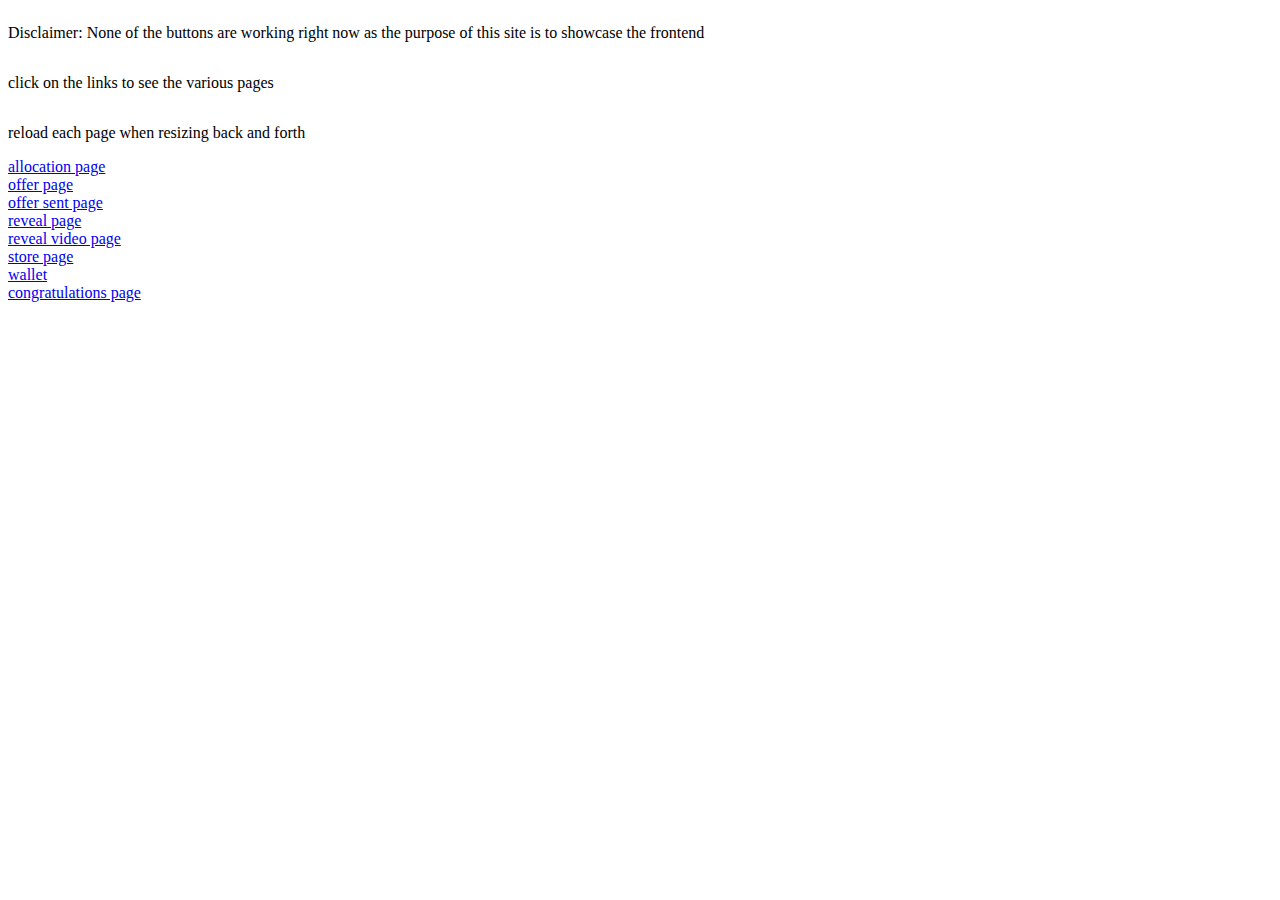
<file: frontend/index.html>
<!DOCTYPE html>
<html lang="en">
<head>
    <meta charset="UTF-8">
    <meta name="viewport" content="width=device-width, initial-scale=1.0">
    <title>Demo</title>
</head>
<body style="display: flex; flex-direction: column;">
    <p>Disclaimer: None of the buttons are working right now as the purpose of this site is to showcase the frontend
    </p> 
    <p>click on the links to see the various pages</p>
    <p>reload each page when resizing back and forth</p>
    <a href="./allocation_page/allocation.html">allocation page</a> 
    <a href="./offer/offer.html">offer page</a> 
    <a href="./offer_sent/offer_sent.html">offer sent page</a> 
    <a href="./reveal/reveal.html">reveal page</a> 
    <a href="./reveal_video/reveal_video.html">reveal video page</a> 
    <a href="./store_page/store_page.html">store page</a> 
    <a href="./wallet/wallet.html">wallet</a>
    <a href="./congratulations_page/congratulations.html">congratulations page</a> 

</body>
</html>
</file>
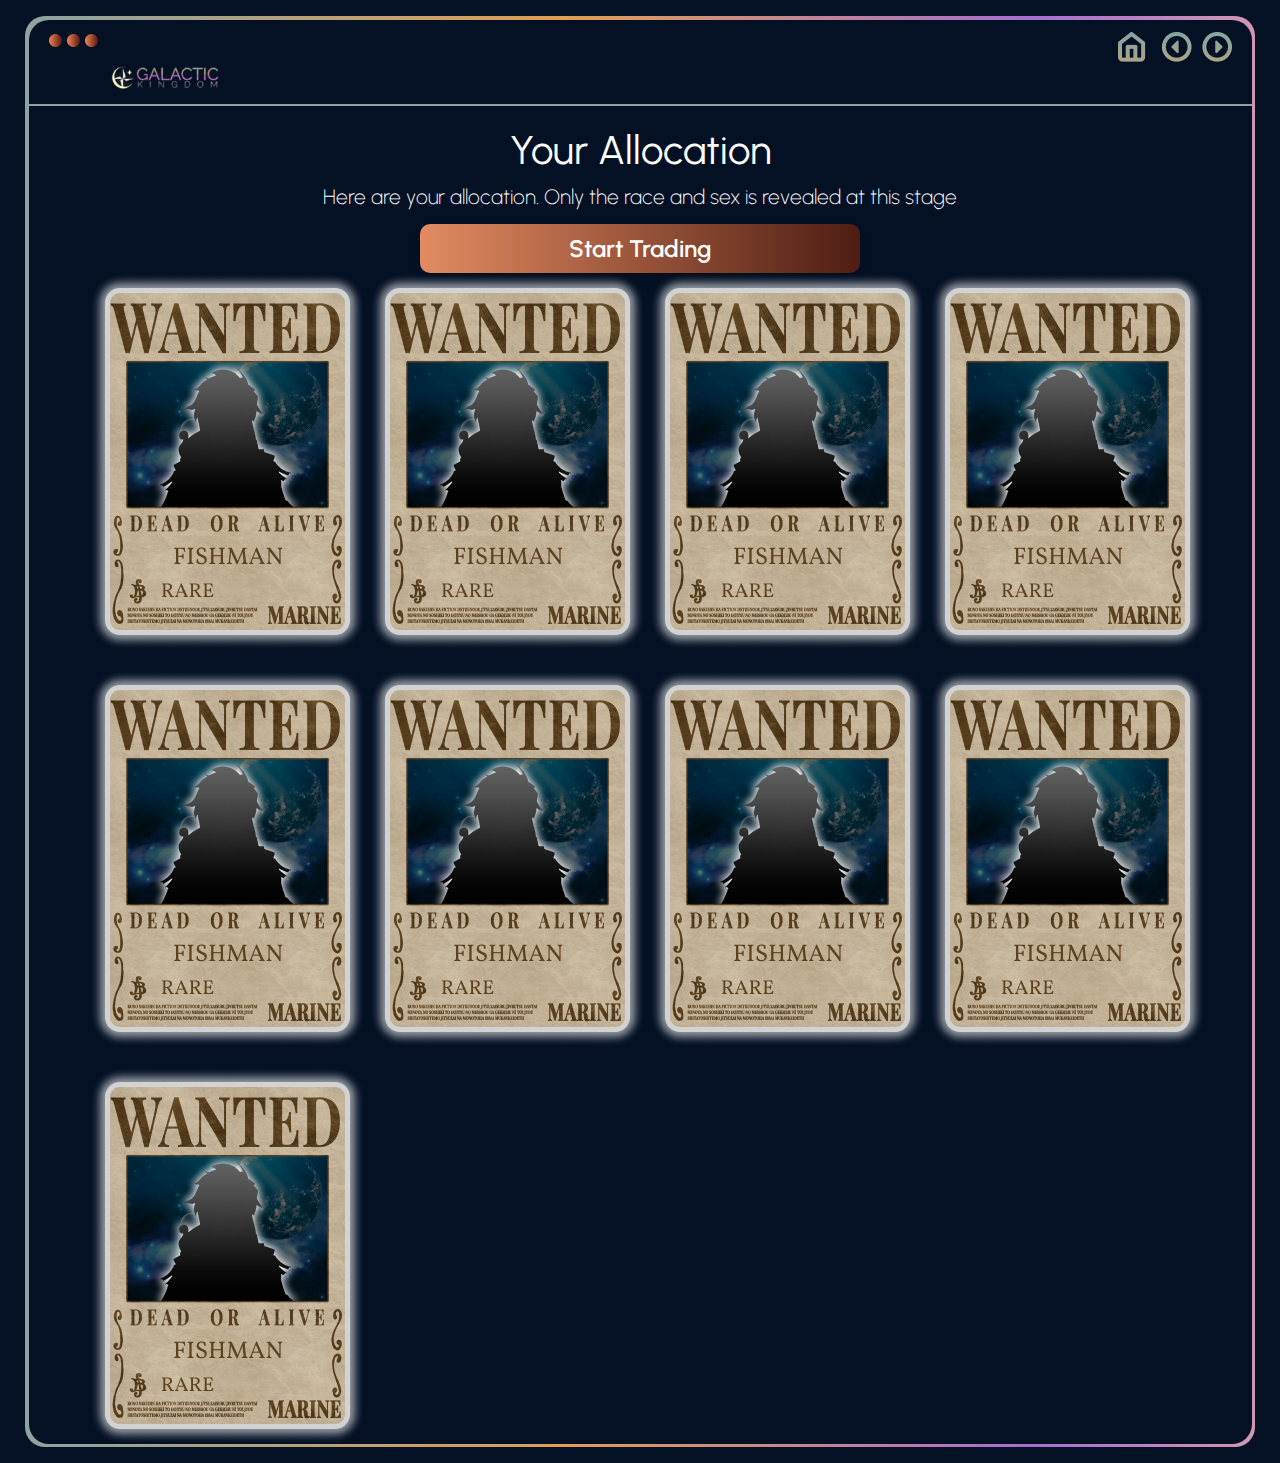
<file: frontend/allocation_page/allocation.html>
<!DOCTYPE html>
<html lang="en">
<head>
    <meta charset="UTF-8">
    <meta name="viewport" content="width=device-width, initial-scale=1.0 user-scalable=no"> 
    <link rel="stylesheet" href="allocation_styles.css"> 
    <link rel="preconnect" href="https://fonts.googleapis.com">
<link rel="preconnect" href="https://fonts.gstatic.com" crossorigin>
<link href="https://fonts.googleapis.com/css2?family=Urbanist" rel="stylesheet">
    <title>Allocation page</title>
</head>
<body>
<div class="behind-main-container">
    <div class="main-container"> 
        <div class="navbar"> 
            <div class="upper-navbar"> 
                <div class="three-dots"> 
                   <img src="ellipse.png" alt="" style="margin-right:5px;"><img src="ellipse.png" alt="" style="margin-right:5px;"><img src="ellipse.png" alt="">
                   <div class="icon"><img src="logo.png" alt="Galactic-kingdom-logo"></div>
                </div> 
                
                <div class="icons">
                    <div class="home-button"><img src="homeicon.png" alt="home-icon"></div>  
                    <div class="button-group">
                        <div class="back-button"><img src="prev-button.png" alt="previous-button"></div> 
                        <div class="next-button"><img src="next-button.png" alt="next-button"></div> 
                    </div>
                </div>
            </div>
        </div> 
        <div class="content-section"> 
            <div class="top-body-section"> 
                <div style="font-weight: 400;font-size: 2.5rem;">
                    Your Allocation
                </div> 
                <div style="font-size: 1.3rem; text-align: center;">
                    Here are your allocation. Only the race and sex is revealed at this stage
                </div>
                <div class="my-allocation-button" onclick="handleclick()">Start Trading</div> 
            </div> 
            <div class="card-section">
                <img src="card.png" alt="" class="card">
                <img src="card.png" alt="" class="card">
                <img src="card.png" alt="" class="card">
                <img src="card.png" alt="" class="card">
                <img src="card.png" alt="" class="card">
                <img src="card.png" alt="" class="card">
                <img src="card.png" alt="" class="card">
                <img src="card.png" alt="" class="card">
                <img src="card.png" alt="" class="card">
            </div>
        </div>
    </div>
</div>
</body>
<script>
    function handleclick(){
        window.location = '../offer/offer.html'
    }
</script>
</html>
</file>
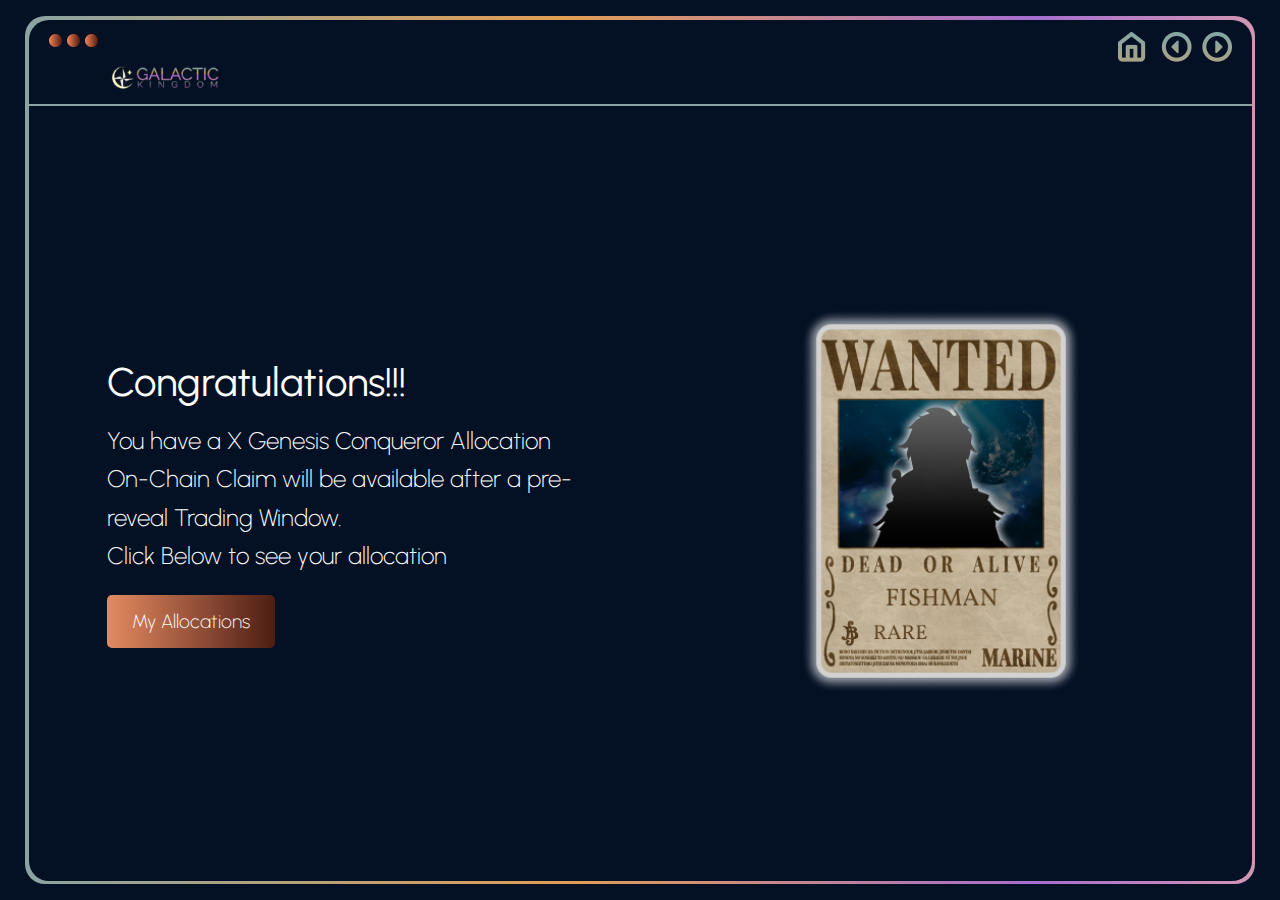
<file: frontend/congratulations_page/congratulations.html>
<!DOCTYPE html>
<html lang="en">
<head>
    <meta charset="UTF-8">
    <meta name="viewport" content="width=device-width, initial-scale=1.0 user-scalable=no"> 
    <link rel="stylesheet" href="congratulations_styles.css"> 
    <link rel="preconnect" href="https://fonts.googleapis.com">
<link rel="preconnect" href="https://fonts.gstatic.com" crossorigin>
<link href="https://fonts.googleapis.com/css2?family=Urbanist" rel="stylesheet">
    <title>Congratulations page</title>
</head>
<body>
<div class="behind-main-container">
    <div class="main-container"> 
        <div class="navbar"> 
            <div class="upper-navbar"> 
                <div class="three-dots"> 
                   <img src="ellipse.png" alt="" style="margin-right:5px;"><img src="ellipse.png" alt="" style="margin-right:5px;"><img src="ellipse.png" alt="">
                   <div class="icon"><img src="logo.png" alt="Galactic-kingdom-logo"></div>
                </div> 
                

                <div class="icons">
                    <div class="home-button"><img src="homeicon.png" alt="home-icon"></div>  
                    <div class="button-group">
                        <div class="back-button"><img src="prev-button.png" alt="previous-button"></div> 
                        <div class="next-button"><img src="next-button.png" alt="next-button"></div> 
                    </div>
                </div>
            </div>
        </div> 
        <div class="content-section"> 
            <div class="congratulations-content">
                <div style="font-size:2.5rem;padding-bottom:3%;font-weight:400">Congratulations!!!</div>
                <div class="congratulations-text">You have a X Genesis Conqueror Allocation</div> 
                <div class="congratulations-text">On-Chain Claim will be available after a pre-reveal Trading Window.</div>
                <div class="congratulations-text" style="margin-bottom:20px;">Click Below to see your allocation</div>
                <div class="my-allocation-button"><a href="../allocation_page/allocation.html" style="text-decoration: none; color: white;">My Allocations</a></div> 
            </div> 
            <div class="card-content">
                <div class="card"><img src="card.png" alt="wanted-card"></div> 
            </div>
        </div>
    </div>
</div>
<script>
    // Function to reorder elements based on screen size
    function reorderElements() {
        const mediaQuery = window.matchMedia("(max-width: 768px)");
        const contentSection = document.querySelector('.content-section');
        const myAllocationButton = document.querySelector('.my-allocation-button');

        if (mediaQuery.matches) {
            // Screen width is less than 768px, move the button after the card
            contentSection.appendChild(myAllocationButton);
        } else {
            // Screen width is greater than 768px, move the button back to its original position
            const congratulationsContent = document.querySelector('.congratulations-content');
            congratulationsContent.appendChild(myAllocationButton);
        }
    }

    // Call the function on page load
    reorderElements();

    // Reorder elements on window resize
    window.addEventListener('resize', reorderElements);
</script>
</body>
</html>
</file>
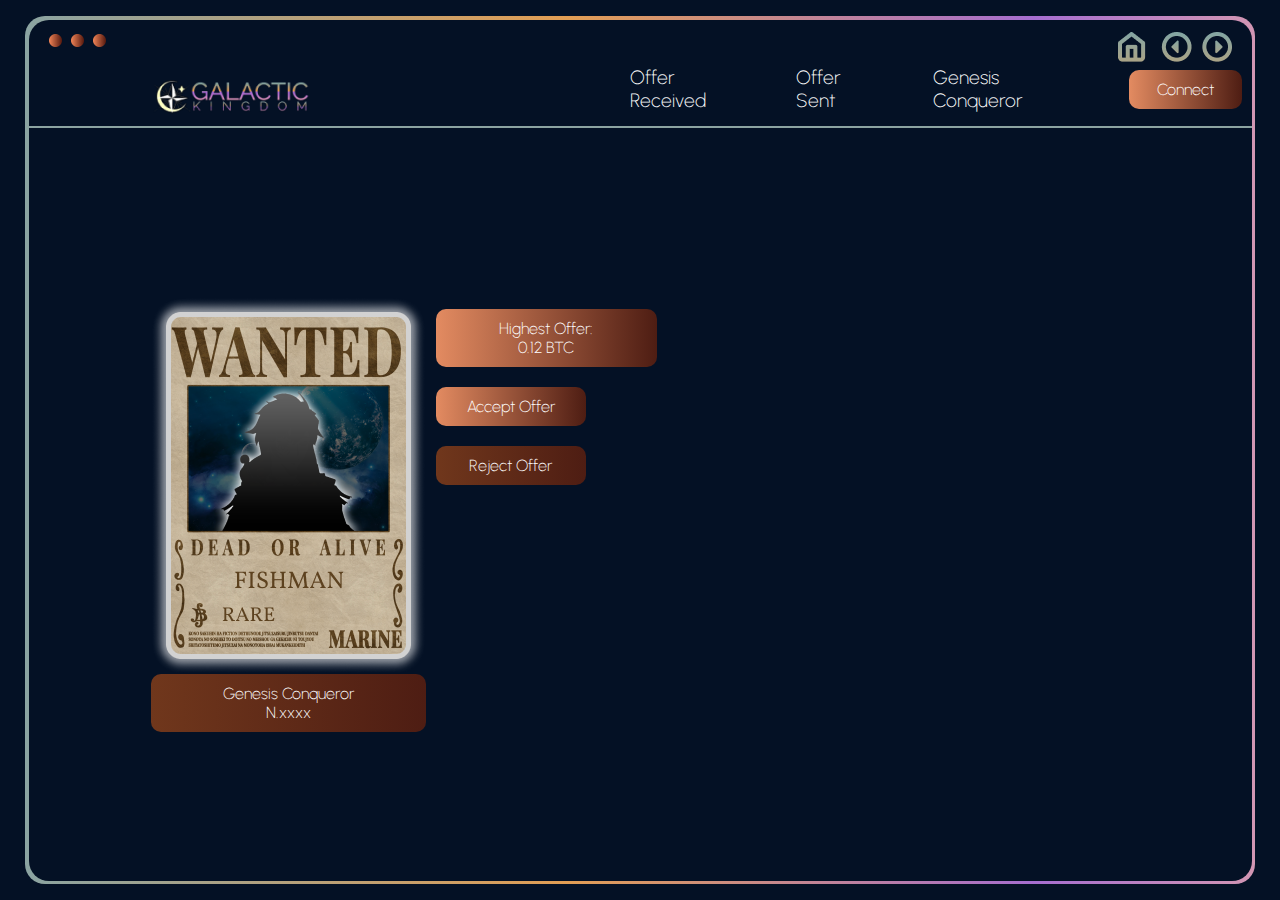
<file: frontend/offer/offer.html>
<!DOCTYPE html>
<html lang="en">

<head>
    <meta charset="UTF-8">
    <meta name="viewport" content="width=device-width, initial-scale=1.0 user-scalable=no">
    <link rel="stylesheet" href="offer.css">
    <link rel="preconnect" href="https://fonts.googleapis.com">
    <link rel="preconnect" href="https://fonts.gstatic.com" crossorigin>
    <link href="https://fonts.googleapis.com/css2?family=Urbanist" rel="stylesheet">
    <title>Allocation page</title>
    <style>
        /* Hamburger icon styling */
        .hamburger-menu {
            display: none;
            cursor: pointer;
        }

        /* Show the hamburger menu on screens smaller than 768px */
        @media (max-width: 768px) {
            .hamburger-menu {
                display: flex;
                align-items: center;
                justify-content: center;
                position: absolute;
                right: 10%;
            }
        }

        /* Right sidebar styling */
        .sidebar {
            position: fixed;
            top: 0;
            right: -100%; /* Initially hide it off the screen */
            width: 300px;
            height: 100%;
            background-color: rgba(4, 17, 37, 0.95); /* Dark background */
            color: white;
            transition: right 0.3s ease; /* Smooth slide-in transition */
            display: flex;
            flex-direction: column;
            padding: 20px;
            z-index: 1000;
        }

        .sidebar.open {
            right: 0; /* Show the sidebar */
        }

        /* Sidebar close button */
        .close-sidebar {
            cursor: pointer;
            align-self: flex-end;
            font-size: 24px;
            margin-bottom: 20px;
        }

        /* Sidebar content (for elements in a column) */
        .sidebar .sidebar-options {
            display: flex;
            flex-direction: column;
            gap: 20px; /* Space between sidebar items */
        }
    </style>
</head>

<body>
    <div class="behind-main-container">
        <div class="main-container">
            <div class="navbar">
                <div class="upper-navbar">
                    <div class="three-dots">
                        <img src="ellipse.png" alt="" style="margin-right:5px;">
                        <img src="ellipse.png" alt="" style="margin-right:5px;">
                        <img src="ellipse.png" alt="">
                    </div>
                    <div class="icons">
                        <div class="home-button"><img src="homeicon.png" alt="home-icon"></div>
                        <div class="button-group">
                            <div class="back-button"><img src="prev-button.png" alt="previous-button"></div>
                            <div class="next-button"><img src="next-button.png" alt="next-button"></div>
                        </div>
                    </div>
                </div>
                <div class="lower-navbar">
                    <div class="icon" style="display: flex; align-items: center;">
                        <img src="logo.png" alt="Galactic-kingdom-logo">
                        <!-- Hamburger menu icon to be shown on small screens -->
                        <div class="hamburger-menu" id="hamburger-menu">
                            <svg xmlns="http://www.w3.org/2000/svg" width="30" height="30" fill="white"
                                class="bi bi-list" viewBox="0 0 16 16">
                                <path fill-rule="evenodd"
                                    d="M2.5 12a.5.5 0 0 1 .5-.5h10a.5.5 0 0 1 0 1H3a.5.5 0 0 1-.5-.5m0-4a.5.5 0 0 1 .5-.5h10a.5.5 0 0 1 0 1H3a.5.5 0 0 1-.5-.5m0-4a.5.5 0 0 1 .5-.5h10a.5.5 0 0 1 0 1H3a.5.5 0 0 1-.5-.5" />
                            </svg>
                        </div>
                    </div>
                    <div class="options">
                        <div onclick="handlereceived()">Offer Received</div>
                        <div onclick="handlesent()">Offer Sent</div>
                        <div onclick="handlegenesis()">Genesis Conqueror</div>
                        <div class="my-allocation-button" onclick="handleconnect()">Connect</div>
                    </div>
                </div>
            </div>
            <div class="content-section">
                <div class="card-container">
                    <div class="card">
                        <div class="image card-image"><img src="card.png" alt=""></div>
                        <div class="my-allocation-button" id="below-button"
                            style="background: linear-gradient(to right, #70371c 0%, #4E1D13 100%);">Genesis
                            Conqueror
                            <div>N.xxxx</div>
                        </div>
                    </div>
                    <div class="right-buttons">
                        <div class="my-allocation-button" id="highest-offer-button">Highest Offer:
                            <div>0.12 BTC</div>
                        </div>
                        <div class="accept-reject-buttons">
                            <div class="my-allocation-button">Accept Offer</div>
                            <div class="my-allocation-button"
                                style="background: linear-gradient(to right, #70371c 0%, #4E1D13 100%);">Reject
                                Offer</div>
                        </div>
                    </div>
                </div>
            </div>
        </div>
    </div>

    <!-- Sidebar content -->
    <div class="sidebar" id="sidebar">
        <div class="close-sidebar" id="close-sidebar">&times;</div>
        <div class="sidebar-options">
            <div>Offer Received</div>
            <div>Offer Sent</div>
            <div>Genesis Conqueror</div>
            <div class="my-allocation-button">Connect</div>
        </div>
    </div>

    <script>
        let contentsection = document.querySelector('.content-section');
        let belowbutton = document.getElementById('below-button');
        let rightbuttons = document.querySelector('.right-buttons');
        let cardcontainer = document.querySelector('.card-container');
        let card = document.querySelector('.card');
        let highestofferbutton = document.getElementById('highest-offer-button');

        function cardresize() {
            if (window.innerWidth < 768) {
                card.removeChild(belowbutton);
                card.prepend(belowbutton);
                rightbuttons.removeChild(highestofferbutton);
                card.append(highestofferbutton);
            }
        }
        cardresize();

        // Add resize event listener
        window.addEventListener('resize', cardresize);

        // Add sidebar toggle functionality
        const hamburgerMenu = document.getElementById('hamburger-menu');
        const sidebar = document.getElementById('sidebar');
        const closeSidebar = document.getElementById('close-sidebar');

        // Open the sidebar only if the screen width is less than 768px
        hamburgerMenu.addEventListener('click', () => {
            if (window.innerWidth < 768) {
                sidebar.classList.add('open');
            }
        });

        // Close the sidebar when the close button is clicked
        closeSidebar.addEventListener('click', () => {
            sidebar.classList.remove('open');
        });

        let navbar = document.querySelector('.navbar');
        let optionContent = document.querySelector('.options');
        let uppernavbar = document.querySelector('.upper-navbar');
        let threedots = document.querySelector('.three-dots');
        let icons = document.querySelector('.icons');
        let icon = document.querySelector('.icon');
        rightbuttons = document.querySelector('.right-buttons');

        // Function to check window size and hide/show options
        function handleResize() {
            if (window.innerWidth < 768) {
                optionContent.style.display = 'none'; // Hide options on smaller screens
                uppernavbar.removeChild(icons);
                navbar.appendChild(icons);
                rightbuttons.style.flexDirection = 'column';
            } else {
                optionContent.style.display = 'flex'; // Show options again on larger screens
            }
        }

        // Initial check on page load
        handleResize();

        // Add resize event listener
        window.addEventListener('resize', handleResize);
    </script>

</body>

</html>
</file>
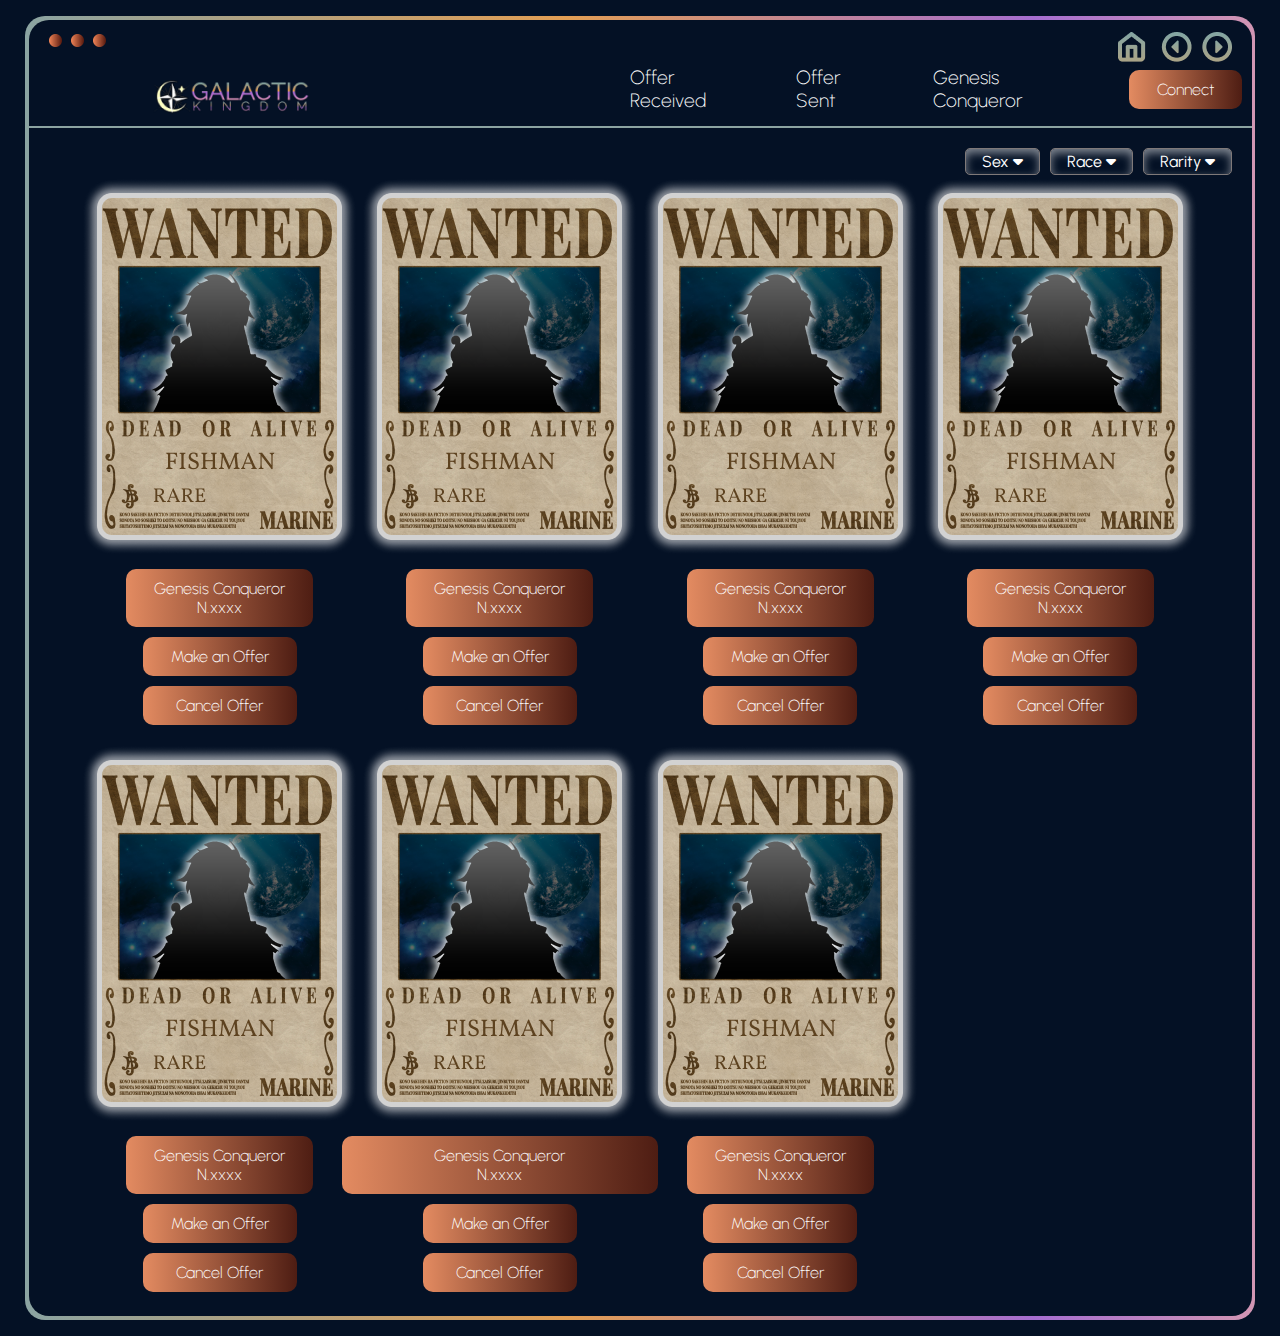
<file: frontend/offer_sent/offer_sent.html>
<!DOCTYPE html>
<html lang="en">

<head>
    <meta charset="UTF-8">
    <meta name="viewport" content="width=device-width, initial-scale=1.0 user-scalable=no">
    <link rel="stylesheet" href="offer_sent.css">
    <link rel="preconnect" href="https://fonts.gstatic.com" crossorigin>
    <link href="https://fonts.googleapis.com/css2?family=Urbanist" rel="stylesheet">
    <link rel="stylesheet" href="https://cdnjs.cloudflare.com/ajax/libs/font-awesome/6.0.0-beta3/css/all.min.css">
    <title>Store page</title>
    <style>
        /* Hamburger icon styling */
        .hamburger-menu {
            display: none;
            cursor: pointer;
        }

        /* Show the hamburger menu on screens smaller than 768px */
        @media (max-width: 768px) {
            .hamburger-menu {
                display: flex;
                align-items: center;
                justify-content: center;
                position: absolute;
                right: 10%;
            }
        }

        /* Right sidebar styling */
        .sidebar {
            position: fixed;
            top: 0;
            right: -100%; /* Initially hide it off the screen */
            width: 300px;
            height: 100%;
            background-color: rgba(4, 17, 37, 0.95); /* Dark background */
            color: white;
            transition: right 0.3s ease; /* Smooth slide-in transition */
            display: flex;
            flex-direction: column;
            padding: 20px;
            z-index: 1000;
        }

        .sidebar.open {
            right: 0; /* Show the sidebar */
        }

        /* Sidebar close button */
        .close-sidebar {
            cursor: pointer;
            align-self: flex-end;
            font-size: 24px;
            margin-bottom: 20px;
        }

        /* Sidebar content (for elements in a column) */
        .sidebar .sidebar-options {
            display: flex;
            flex-direction: column;
            gap: 20px; /* Space between sidebar items */
        }
    </style>
</head>

<body>
    <div class="behind-main-container">
        <div class="main-container">
            <div class="navbar">
                <div class="upper-navbar">
                    <div class="three-dots">
                        <img src="ellipse.png" alt="" style="margin-right:5px;">
                        <img src="ellipse.png" alt="" style="margin-right:5px;">
                        <img src="ellipse.png" alt="">
                    </div>
                    <div class="icons">
                        <div class="home-button"><img src="homeicon.png" alt="home-icon"></div>
                        <div class="button-group">
                            <div class="back-button"><img src="prev-button.png" alt="previous-button"></div>
                            <div class="next-button"><img src="next-button.png" alt="next-button"></div>
                        </div>
                    </div>
                </div>
                <div class="lower-navbar">
                    <div class="icon" style="display: flex; align-items: center;">
                        <img src="logo.png" alt="Galactic-kingdom-logo">
                        <!-- Hamburger menu icon to be shown on small screens -->
                        <div class="hamburger-menu" id="hamburger-menu">
                            <svg xmlns="http://www.w3.org/2000/svg" width="30" height="30" fill="white"
                                class="bi bi-list" viewBox="0 0 16 16">
                                <path fill-rule="evenodd"
                                    d="M2.5 12a.5.5 0 0 1 .5-.5h10a.5.5 0 0 1 0 1H3a.5.5 0 0 1-.5-.5m0-4a.5.5 0 0 1 .5-.5h10a.5.5 0 0 1 0 1H3a.5.5 0 0 1-.5-.5m0-4a.5.5 0 0 1 .5-.5h10a.5.5 0 0 1 0 1H3a.5.5 0 0 1-.5-.5" />
                            </svg>
                        </div>
                    </div>
                    <div class="options">
                        <div>Offer Received</div>
                        <div>Offer Sent</div>
                        <div>Genesis Conqueror</div>
                        <div class="my-allocation-button">Connect</div>
                    </div>
                </div>
            </div>
            <div class="content-section">
                    <div class="dropdown">
                        <div class="individual-dropdown">
                            <button class="dropbtn">Sex
                                <i class="fa fa-caret-down"></i>
                              </button>
                              <div class="dropdown-content">
                                <a href="#">Link 1</a>
                                <a href="#">Link 2</a>
                                <a href="#">Link 3</a>
                              </div>
                        </div>
                        <div class="individual-dropdown">
                            <button class="dropbtn">Race
                                <i class="fa fa-caret-down"></i>
                              </button>
                              <div class="dropdown-content">
                                <a href="#">Link 1</a>
                                <a href="#">Link 2</a>
                                <a href="#">Link 3</a>
                              </div>
                        </div>
                        <div class="individual-dropdown">
                            <button class="dropbtn">Rarity
                                <i class="fa fa-caret-down"></i>
                              </button>
                              <div class="dropdown-content">
                                <a href="#">Link 1</a>
                                <a href="#">Link 2</a>
                                <a href="#">Link 3</a>
                              </div>
                        </div>
                    </div> 
                    <div class="card-container">
                        <div class="card">
                            <div><img src="card.png" alt="" class="card-image"></div> 
                            <div class="my-allocation-button">Genesis Conqueror
                                <div>N.xxxx</div></div> 
                             <div class="make-cancel-button">
                                <div class="my-allocation-button">Make an Offer</div>
                            <div class="my-allocation-button">Cancel Offer</div>
                            </div>
                        </div>
                        <div class="card">
                             <div><img src="card.png" alt="" class="card-image"></div> 
                            <div class="my-allocation-button">Genesis Conqueror
                                <div>N.xxxx</div></div> 
                             <div class="make-cancel-button">
                                <div class="my-allocation-button">Make an Offer</div>
                            <div class="my-allocation-button">Cancel Offer</div>
                            </div>
                        </div>
                        <div class="card">
                             <div><img src="card.png" alt="" class="card-image"></div> 
                            <div class="my-allocation-button">Genesis Conqueror
                                <div>N.xxxx</div></div> 
                             <div class="make-cancel-button">
                                <div class="my-allocation-button">Make an Offer</div>
                            <div class="my-allocation-button">Cancel Offer</div>
                            </div>
                        </div>
                        <div class="card">
                             <div><img src="card.png" alt="" class="card-image"></div> 
                            <div class="my-allocation-button">Genesis Conqueror
                                <div>N.xxxx</div></div> 
                             <div class="make-cancel-button">
                                <div class="my-allocation-button">Make an Offer</div>
                            <div class="my-allocation-button">Cancel Offer</div>
                            </div>

                        </div>
                        <div class="card">
                             <div><img src="card.png" alt="" class="card-image"></div> 
                            <div class="my-allocation-button">Genesis Conqueror
                                <div>N.xxxx</div></div> 
                             <div class="make-cancel-button">
                                <div class="my-allocation-button">Make an Offer</div>
                            <div class="my-allocation-button">Cancel Offer</div>
                            </div>

                        </div>
                        <div class="card">
                             <div><img src="card.png" alt="" class="card-image"></div> 
                            <div class="my-allocation-button" style="width: 100%;">Genesis Conqueror
                                <div>N.xxxx</div></div>  
                            <div class="make-cancel-button">
                                
                                <div class="my-allocation-button">Make an Offer</div>
                            <div class="my-allocation-button">Cancel Offer</div>
                            
                            </div>
                            

                        </div>
                        <div class="card">
                             <div><img src="card.png" alt="" class="card-image"></div> 
                            <div class="my-allocation-button">Genesis Conqueror
                                <div>N.xxxx</div></div> 
                             <div class="make-cancel-button">
                                <div class="my-allocation-button">Make an Offer</div>
                            <div class="my-allocation-button">Cancel Offer</div>
                            </div>
 
                        </div>
                    </div>
            </div>
        </div>
    </div>

    <!-- Sidebar content -->
    <div class="sidebar" id="sidebar">
        <div class="close-sidebar" id="close-sidebar">&times;</div>
        <div class="sidebar-options">
            <div>Offer Received</div>
            <div>Offer Sent</div>
            <div>Genesis Conqueror</div>
            <div class="my-allocation-button">Connect</div>
        </div>
    </div>

    <script>
     

        // Add sidebar toggle functionality
        const hamburgerMenu = document.getElementById('hamburger-menu');
        const sidebar = document.getElementById('sidebar');
        const closeSidebar = document.getElementById('close-sidebar');

        // Open the sidebar only if the screen width is less than 768px
        hamburgerMenu.addEventListener('click', () => {
            if (window.innerWidth < 768) {
                sidebar.classList.add('open');
            }
        });

        // Close the sidebar when the close button is clicked
        closeSidebar.addEventListener('click', () => {
            sidebar.classList.remove('open');
        });

        let navbar = document.querySelector('.navbar');
        let optionContent = document.querySelector('.options');
        let uppernavbar = document.querySelector('.upper-navbar');
        let threedots = document.querySelector('.three-dots');
        let icons = document.querySelector('.icons');
        let icon = document.querySelector('.icon');

        // Function to check window size and hide/show options
        function handleResize() {
            if (window.innerWidth < 768) {
                optionContent.style.display = 'none'; // Hide options on smaller screens
                uppernavbar.removeChild(icons);
                navbar.appendChild(icons);
            } else {
                optionContent.style.display = 'flex'; // Show options again on larger screens
            }
        }

        // Initial check on page load
        handleResize();

        // Add resize event listener
        window.addEventListener('resize', handleResize);
    </script>
</body>

</html>
</file>
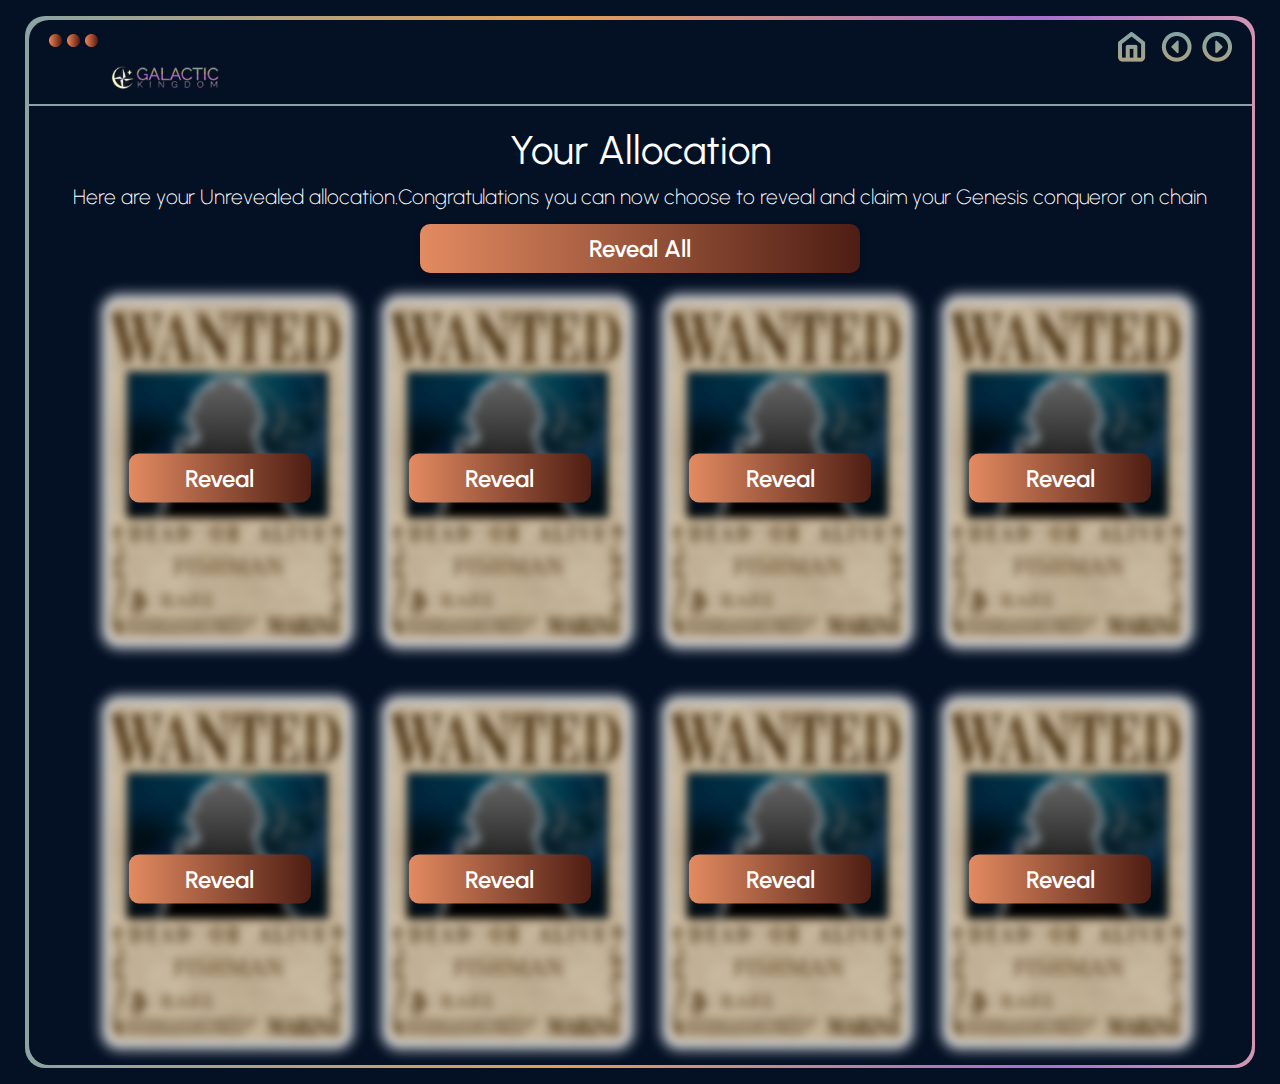
<file: frontend/reveal/reveal.html>
<!DOCTYPE html>
<html lang="en">
<head>
    <meta charset="UTF-8">
    <meta name="viewport" content="width=device-width, initial-scale=1.0 user-scalable=no"> 
    <link rel="stylesheet" href="reveal.css"> 
    <link rel="preconnect" href="https://fonts.googleapis.com">
<link rel="preconnect" href="https://fonts.gstatic.com" crossorigin>
<link href="https://fonts.googleapis.com/css2?family=Urbanist" rel="stylesheet">
    <title>Reveal page</title>
</head>
<body>
<div class="behind-main-container">
    <div class="main-container"> 
        <div class="navbar"> 
            <div class="upper-navbar"> 
                <div class="three-dots"> 
                   <img src="ellipse.png" alt="" style="margin-right:5px;"><img src="ellipse.png" alt="" style="margin-right:5px;"><img src="ellipse.png" alt="">
                   <div class="icon"><img src="logo.png" alt="Galactic-kingdom-logo"></div>
                </div> 
                
                <div class="icons">
                    <div class="home-button"><img src="homeicon.png" alt="home-icon"></div>  
                    <div class="button-group">
                        <div class="back-button"><img src="prev-button.png" alt="previous-button"></div> 
                        <div class="next-button"><img src="next-button.png" alt="next-button"></div> 
                    </div>
                </div>
            </div>
        </div> 
        <div class="content-section"> 
            <div class="top-body-section"> 
                <div style="font-weight: 400;font-size: 2.5rem;">
                    Your Allocation
                </div> 
                <div style="font-size: 1.3rem; text-align: center;">
                    Here are your Unrevealed allocation.Congratulations you can now 
                    choose to reveal and claim your Genesis conqueror on chain
                </div>
                <div class="my-allocation-button" style="margin-bottom: 10px;">Reveal All</div> 
            </div> 
            <div class="card-section"> 
                <div class="card-container">
                    <img src="card.png" alt="" class="card" >  
                    <div class="my-allocation-button reveal-button" style="width: 70%; padding-left:0px; padding-right: 0px;" >Reveal</div>
                </div>
                <div class="card-container">
                    <img src="card.png" alt="" class="card" >  
                    <div class="my-allocation-button reveal-button" style="width: 70%; padding-left:0px; padding-right: 0px;" >Reveal</div>
                </div>
                <div class="card-container">
                    <img src="card.png" alt="" class="card" >  
                    <div class="my-allocation-button reveal-button" style="width: 70%; padding-left:0px; padding-right: 0px;" >Reveal</div>
                </div>
                <div class="card-container">
                    <img src="card.png" alt="" class="card" >  
                    <div class="my-allocation-button reveal-button" style="width: 70%; padding-left:0px; padding-right: 0px;" >Reveal</div>
                </div>
                <div class="card-container">
                    <img src="card.png" alt="" class="card" >  
                    <div class="my-allocation-button reveal-button" style="width: 70%; padding-left:0px; padding-right: 0px;" >Reveal</div>
                </div>
                <div class="card-container">
                    <img src="card.png" alt="" class="card" >  
                    <div class="my-allocation-button reveal-button" style="width: 70%; padding-left:0px; padding-right: 0px;" >Reveal</div>
                </div>
                <div class="card-container">
                    <img src="card.png" alt="" class="card" >  
                    <div class="my-allocation-button reveal-button" style="width: 70%; padding-left:0px; padding-right: 0px;" >Reveal</div>
                </div>
                <div class="card-container">
                    <img src="card.png" alt="" class="card" >  
                    <div class="my-allocation-button reveal-button" style="width: 70%; padding-left:0px; padding-right: 0px;" >Reveal</div>
                </div>


            </div>
        </div>
    </div>
</div>
</body>
</html>
</file>
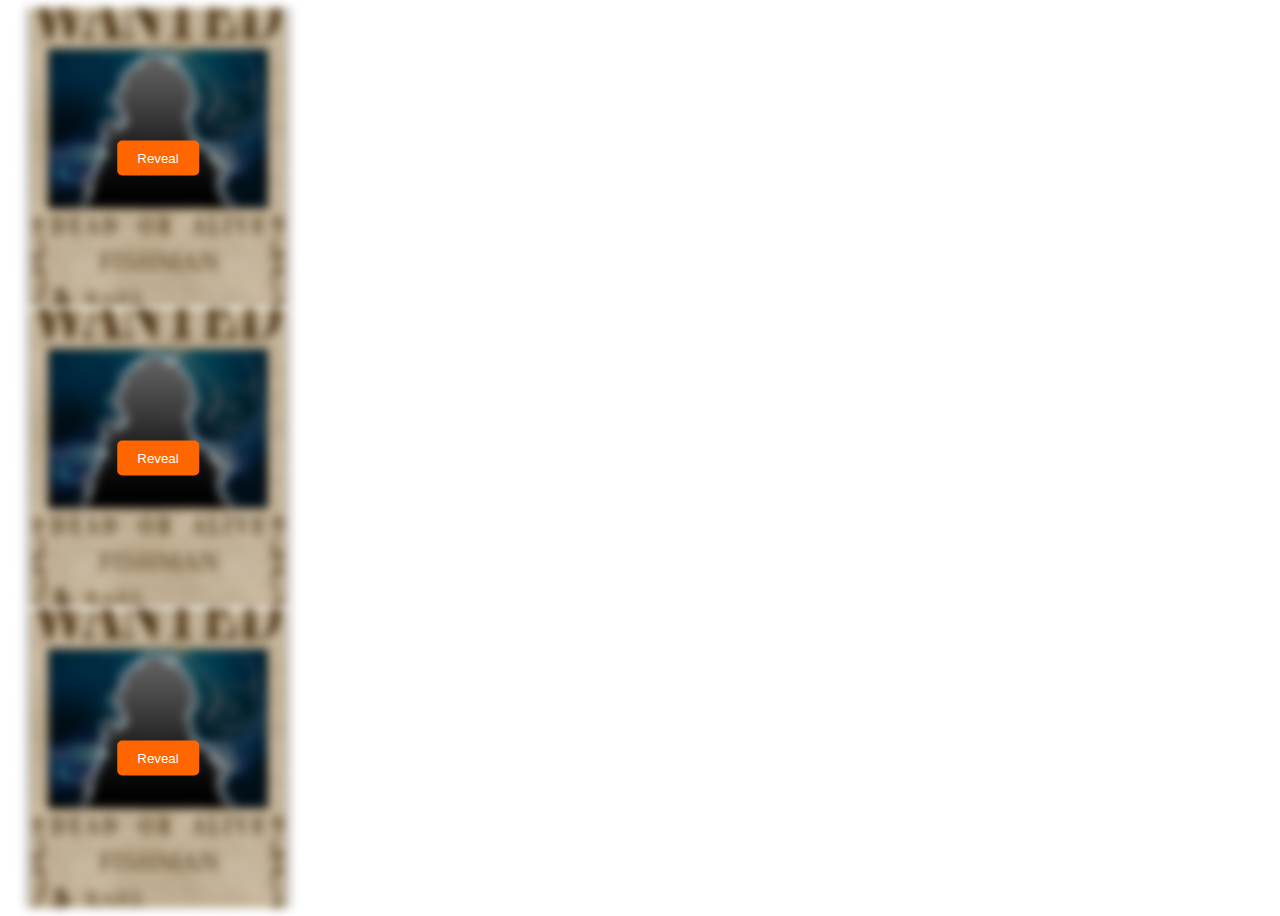
<file: frontend/reveal/xyz.html>
<!DOCTYPE html>
<html>
<head>
  <title>Blurred Image with Reveal Button</title>
   <style>
    .blurred-image-container {
  position: relative;
  width: 300px; /* Adjust the width as needed */
  height: 300px; /* Adjust the height as needed */
}

.blurred-image {
  width: 100%;
  height: 100%;
  object-fit: cover;
  filter: blur(5px); /* Adjust the blur radius as desired */
}

.reveal-button {
  position: absolute;
  top: 50%;
  left: 50%;
  transform: translate(-50%, -50%);
  background-color: #ff6600; /* Adjust the button color */
  color: white;
  padding: 10px 20px;
  border: none;
  border-radius: 5px;
  cursor: pointer;
}

.reveal-button:hover {
  background-color: #ff8833;
}
   </style>
</head>
<body>
  <div class="blurred-image-container">
    <img src="card.png" alt="Blurred Image" class="blurred-image">
    <button class="reveal-button">Reveal</button>
  </div> 

  <div class="blurred-image-container">
    <img src="card.png" alt="Blurred Image" class="blurred-image">
    <button class="reveal-button">Reveal</button>
  </div>

  <div class="blurred-image-container">
    <img src="card.png" alt="Blurred Image" class="blurred-image">
    <button class="reveal-button">Reveal</button>
  </div>
  

</body>
</html>
</file>
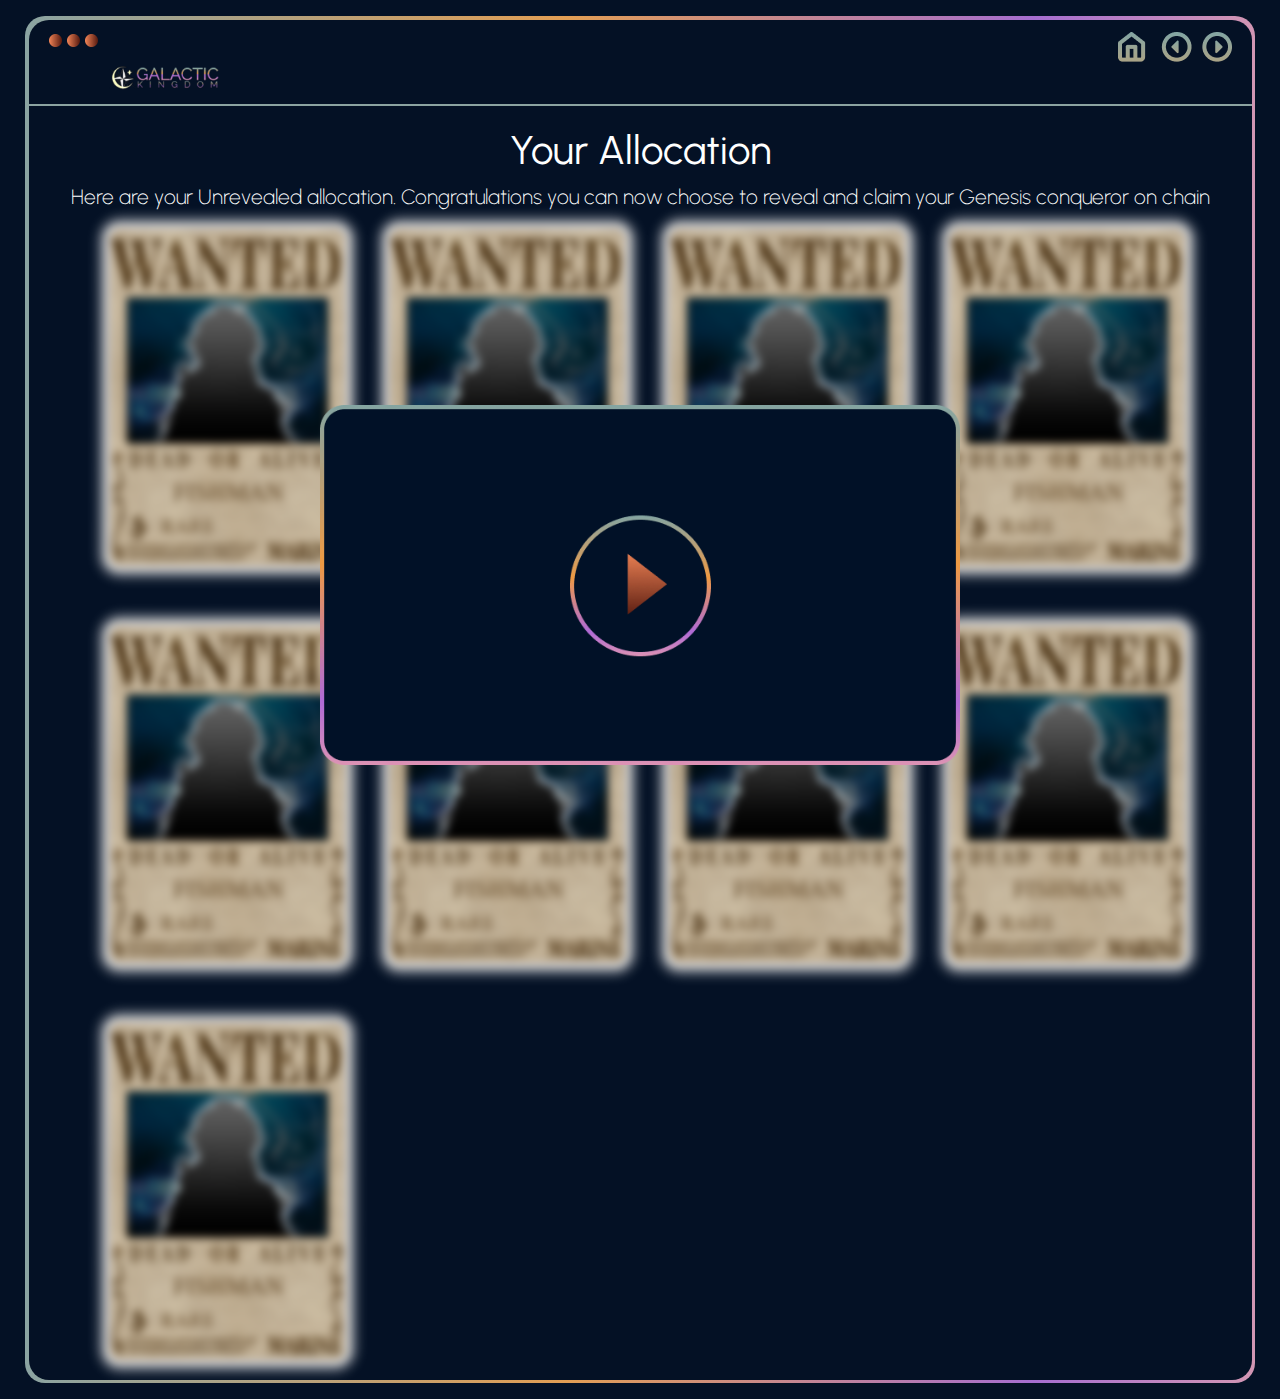
<file: frontend/reveal_video/reveal_video.html>
<!DOCTYPE html>
<html lang="en">
<head>
    <meta charset="UTF-8">
    <meta name="viewport" content="width=device-width, initial-scale=1.0 user-scalable=no"> 
    <link rel="stylesheet" href="reveal_video.css"> 
    <link rel="preconnect" href="https://fonts.googleapis.com">
<link rel="preconnect" href="https://fonts.gstatic.com" crossorigin>
<link href="https://fonts.googleapis.com/css2?family=Urbanist" rel="stylesheet">
    <title>Reveal Video</title>
</head>
<body>
<div class="behind-main-container">
    <div class="main-container"> 
        <div class="navbar"> 
            <div class="upper-navbar"> 
                <div class="three-dots"> 
                   <img src="ellipse.png" alt="" style="margin-right:5px;"><img src="ellipse.png" alt="" style="margin-right:5px;"><img src="ellipse.png" alt="">
                   <div class="icon"><img src="logo.png" alt="Galactic-kingdom-logo"></div>
                </div> 
                
                <div class="icons">
                    <div class="home-button"><img src="homeicon.png" alt="home-icon"></div>  
                    <div class="button-group">
                        <div class="back-button"><img src="prev-button.png" alt="previous-button"></div> 
                        <div class="next-button"><img src="next-button.png" alt="next-button"></div> 
                    </div>
                </div>
            </div>
        </div> 
        <div class="content-section"> 
            <div class="top-body-section"> 
                <div style="font-weight: 400;font-size: 2.5rem;">
                    Your Allocation
                </div> 
                <div style="font-size: 1.3rem; text-align: center;">
                    Here are your Unrevealed allocation. Congratulations you can now 
choose to reveal and claim your Genesis conqueror on chain
                </div>

            </div> 
            <div class="card-section">
                <img src="card.png" alt="" class="card">
                <img src="card.png" alt="" class="card">
                <img src="card.png" alt="" class="card">
                <img src="card.png" alt="" class="card">
                <img src="card.png" alt="" class="card">
                <img src="card.png" alt="" class="card">
                <img src="card.png" alt="" class="card">
                <img src="card.png" alt="" class="card">
                <img src="card.png" alt="" class="card">
            </div>
        </div>
        <div class="modal">
            <div class="video-container">
                <img src="video_window.png" class="video-image">
            </div>
        </div>
        
    </div>
    
</div>
</body> 
<script>
    // Example of how to show the modal
const modal = document.querySelector('.modal');
const playButton = document.querySelector('.play-button');

// Function to open modal
function openModal() {
    modal.classList.add('show');
}

// You can call this function whenever needed, for example, when clicking a play button
playButton.addEventListener('click', openModal);

</script>
</html>
</file>
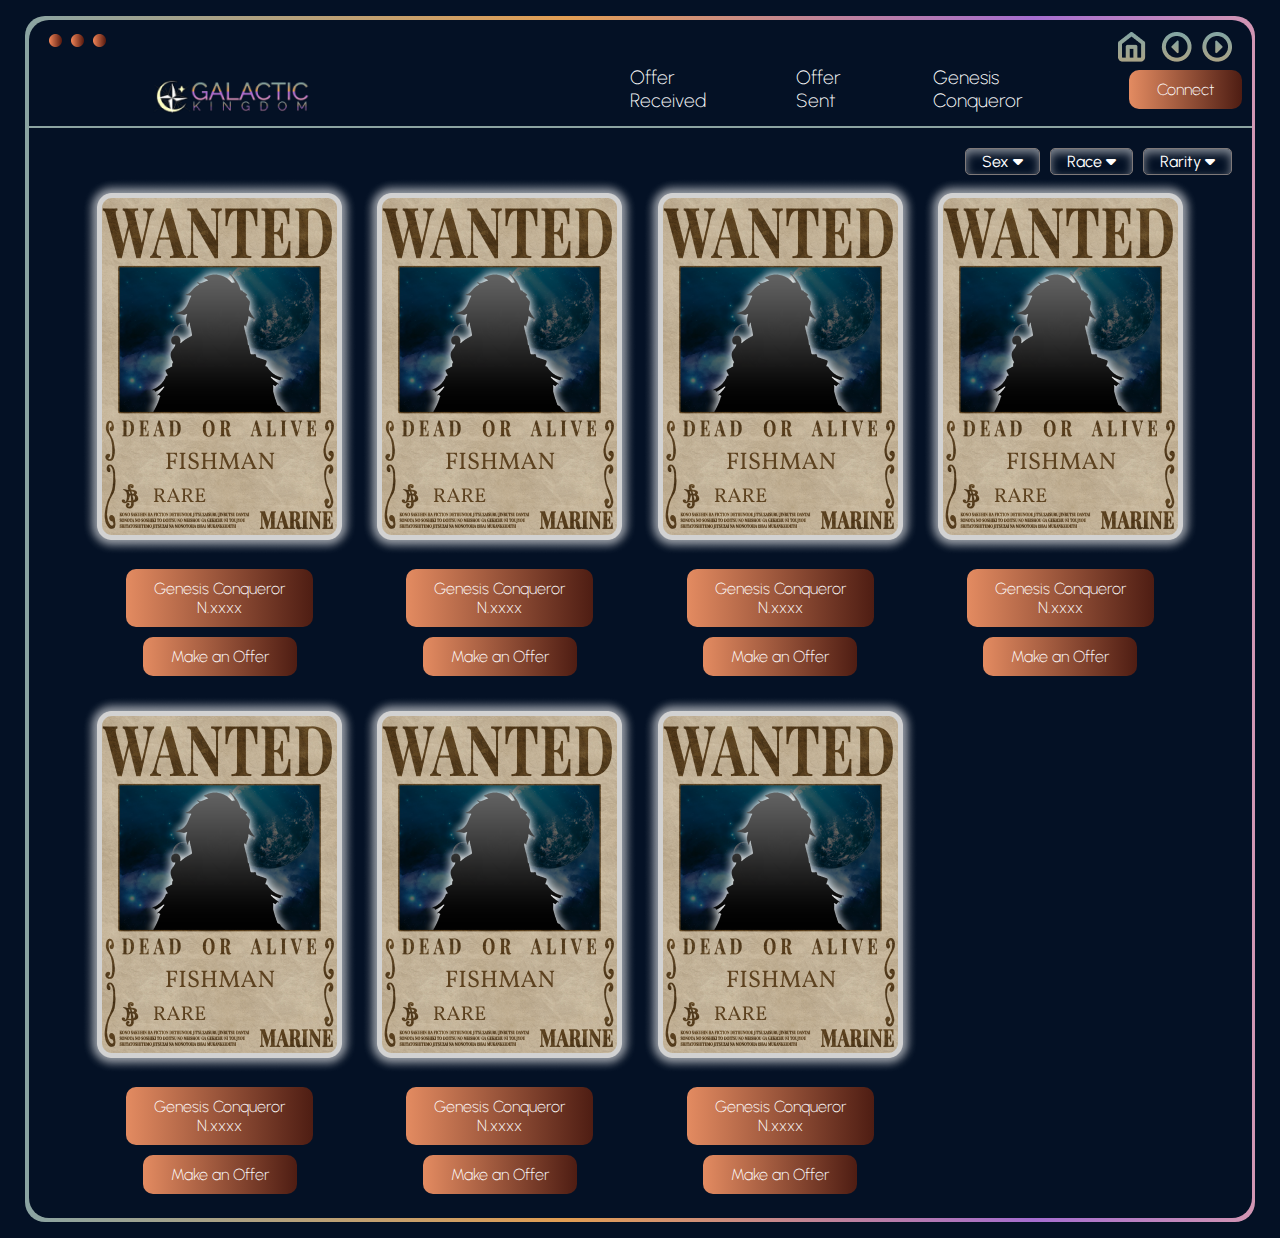
<file: frontend/store_page/store_page.html>
<!DOCTYPE html>
<html lang="en">

<head>
    <meta charset="UTF-8">
    <meta name="viewport" content="width=device-width, initial-scale=1.0 user-scalable=no">
    <link rel="stylesheet" href="store_page_style.css">
    <link rel="preconnect" href="https://fonts.gstatic.com" crossorigin>
    <link href="https://fonts.googleapis.com/css2?family=Urbanist" rel="stylesheet">
    <link rel="stylesheet" href="https://cdnjs.cloudflare.com/ajax/libs/font-awesome/6.0.0-beta3/css/all.min.css">
    <title>Store page</title>
    <style>
        /* Hamburger icon styling */
        .hamburger-menu {
            display: none;
            cursor: pointer;
        }

        /* Show the hamburger menu on screens smaller than 768px */
        @media (max-width: 768px) {
            .hamburger-menu {
                display: flex;
                align-items: center;
                justify-content: center;
                position: absolute;
                right: 10%;
            }
        }

        /* Right sidebar styling */
        .sidebar {
            position: fixed;
            top: 0;
            right: -100%; /* Initially hide it off the screen */
            width: 300px;
            height: 100%;
            background-color: rgba(4, 17, 37, 0.95); /* Dark background */
            color: white;
            transition: right 0.3s ease; /* Smooth slide-in transition */
            display: flex;
            flex-direction: column;
            padding: 20px;
            z-index: 1000;
        }

        .sidebar.open {
            right: 0; /* Show the sidebar */
        }

        /* Sidebar close button */
        .close-sidebar {
            cursor: pointer;
            align-self: flex-end;
            font-size: 24px;
            margin-bottom: 20px;
        }

        /* Sidebar content (for elements in a column) */
        .sidebar .sidebar-options {
            display: flex;
            flex-direction: column;
            gap: 20px; /* Space between sidebar items */
        }
    </style>
</head>

<body>
    <div class="behind-main-container">
        <div class="main-container">
            <div class="navbar">
                <div class="upper-navbar">
                    <div class="three-dots">
                        <img src="ellipse.png" alt="" style="margin-right:5px;">
                        <img src="ellipse.png" alt="" style="margin-right:5px;">
                        <img src="ellipse.png" alt="">
                    </div>
                    <div class="icons">
                        <div class="home-button"><img src="homeicon.png" alt="home-icon"></div>
                        <div class="button-group">
                            <div class="back-button"><img src="prev-button.png" alt="previous-button"></div>
                            <div class="next-button"><img src="next-button.png" alt="next-button"></div>
                        </div>
                    </div>
                </div>
                <div class="lower-navbar">
                    <div class="icon" style="display: flex; align-items: center;">
                        <img src="logo.png" alt="Galactic-kingdom-logo">
                        <!-- Hamburger menu icon to be shown on small screens -->
                        <div class="hamburger-menu" id="hamburger-menu">
                            <svg xmlns="http://www.w3.org/2000/svg" width="30" height="30" fill="white"
                                class="bi bi-list" viewBox="0 0 16 16">
                                <path fill-rule="evenodd"
                                    d="M2.5 12a.5.5 0 0 1 .5-.5h10a.5.5 0 0 1 0 1H3a.5.5 0 0 1-.5-.5m0-4a.5.5 0 0 1 .5-.5h10a.5.5 0 0 1 0 1H3a.5.5 0 0 1-.5-.5m0-4a.5.5 0 0 1 .5-.5h10a.5.5 0 0 1 0 1H3a.5.5 0 0 1-.5-.5" />
                            </svg>
                        </div>
                    </div>
                    <div class="options">
                        <div>Offer Received</div>
                        <div>Offer Sent</div>
                        <div>Genesis Conqueror</div>
                        <div class="my-allocation-button">Connect</div>
                    </div>
                </div>
            </div>
            <div class="content-section">
                    <div class="dropdown">
                        <div class="individual-dropdown">
                            <button class="dropbtn">Sex
                                <i class="fa fa-caret-down"></i>
                              </button>
                              <div class="dropdown-content">
                                <a href="#">Link 1</a>
                                <a href="#">Link 2</a>
                                <a href="#">Link 3</a>
                              </div>
                        </div>
                        <div class="individual-dropdown">
                            <button class="dropbtn">Race
                                <i class="fa fa-caret-down"></i>
                              </button>
                              <div class="dropdown-content">
                                <a href="#">Link 1</a>
                                <a href="#">Link 2</a>
                                <a href="#">Link 3</a>
                              </div>
                        </div>
                        <div class="individual-dropdown">
                            <button class="dropbtn">Rarity
                                <i class="fa fa-caret-down"></i>
                              </button>
                              <div class="dropdown-content">
                                <a href="#">Link 1</a>
                                <a href="#">Link 2</a>
                                <a href="#">Link 3</a>
                              </div>
                        </div>
                    </div> 
                    <div class="card-container">
                        <div class="card">
                            <div><img src="card.png" alt="" class="card-image"></div> 
                            <div class="my-allocation-button">Genesis Conqueror
                                <div>N.xxxx</div></div> 
                            <div class="my-allocation-button">Make an Offer</div>
                        </div>
                        <div class="card">
                             <div><img src="card.png" alt="" class="card-image"></div> 
                            <div class="my-allocation-button">Genesis Conqueror
                                <div>N.xxxx</div></div> 
                            <div class="my-allocation-button">Make an Offer</div>
                        </div>
                        <div class="card">
                             <div><img src="card.png" alt="" class="card-image"></div> 
                            <div class="my-allocation-button">Genesis Conqueror
                                <div>N.xxxx</div></div> 
                            <div class="my-allocation-button">Make an Offer</div>
                        </div>
                        <div class="card">
                             <div><img src="card.png" alt="" class="card-image"></div> 
                            <div class="my-allocation-button">Genesis Conqueror
                                <div>N.xxxx</div></div> 
                            <div class="my-allocation-button">Make an Offer</div>
                        </div>
                        <div class="card">
                             <div><img src="card.png" alt="" class="card-image"></div> 
                            <div class="my-allocation-button">Genesis Conqueror
                                <div>N.xxxx</div></div> 
                            <div class="my-allocation-button">Make an Offer</div>
                        </div>
                        <div class="card">
                             <div><img src="card.png" alt="" class="card-image"></div> 
                            <div class="my-allocation-button">Genesis Conqueror
                                <div>N.xxxx</div></div> 
                            <div class="my-allocation-button">Make an Offer</div>
                        </div>
                        <div class="card">
                             <div><img src="card.png" alt="" class="card-image"></div> 
                            <div class="my-allocation-button">Genesis Conqueror
                                <div>N.xxxx</div></div> 
                            <div class="my-allocation-button">Make an Offer</div>
                        </div>
                    </div>
            </div>
        </div>
    </div>

    <!-- Sidebar content -->
    <div class="sidebar" id="sidebar">
        <div class="close-sidebar" id="close-sidebar">&times;</div>
        <div class="sidebar-options">
            <div>Offer Received</div>
            <div>Offer Sent</div>
            <div>Genesis Conqueror</div>
            <div class="my-allocation-button">Connect</div>
        </div>
    </div>

    <script>
     

        // Add sidebar toggle functionality
        const hamburgerMenu = document.getElementById('hamburger-menu');
        const sidebar = document.getElementById('sidebar');
        const closeSidebar = document.getElementById('close-sidebar');

        // Open the sidebar only if the screen width is less than 768px
        hamburgerMenu.addEventListener('click', () => {
            if (window.innerWidth < 768) {
                sidebar.classList.add('open');
            }
        });

        // Close the sidebar when the close button is clicked
        closeSidebar.addEventListener('click', () => {
            sidebar.classList.remove('open');
        });

        let navbar = document.querySelector('.navbar');
        let optionContent = document.querySelector('.options');
        let uppernavbar = document.querySelector('.upper-navbar');
        let threedots = document.querySelector('.three-dots');
        let icons = document.querySelector('.icons');
        let icon = document.querySelector('.icon');

        // Function to check window size and hide/show options
        function handleResize() {
            if (window.innerWidth < 768) {
                optionContent.style.display = 'none'; // Hide options on smaller screens
                uppernavbar.removeChild(icons);
                navbar.appendChild(icons);
            } else {
                optionContent.style.display = 'flex'; // Show options again on larger screens
            }
        }

        // Initial check on page load
        handleResize();

        // Add resize event listener
        window.addEventListener('resize', handleResize);
    </script>
</body>

</html>
</file>
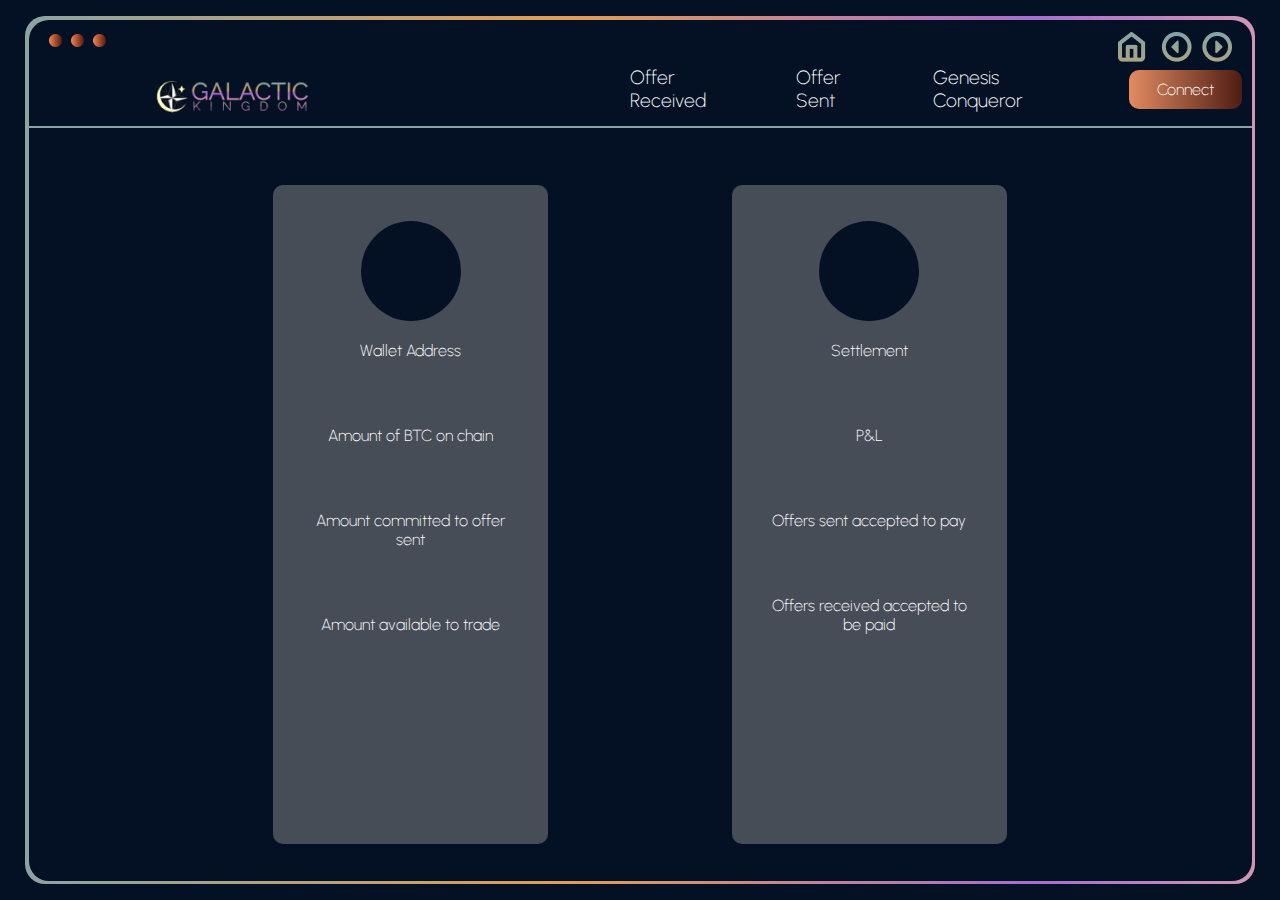
<file: frontend/wallet/wallet.html>
<!DOCTYPE html>
<html lang="en">

<head>
    <meta charset="UTF-8">
    <meta name="viewport" content="width=device-width, initial-scale=1.0 user-scalable=no">
    <link rel="stylesheet" href="wallet.css">
    <link rel="preconnect" href="https://fonts.gstatic.com" crossorigin>
    <link href="https://fonts.googleapis.com/css2?family=Urbanist" rel="stylesheet">
    <title>Store page</title>
    <style>
        /* Hamburger icon styling */
        .hamburger-menu {
            display: none;
            cursor: pointer;
        }

        /* Show the hamburger menu on screens smaller than 768px */
        @media (max-width: 768px) {
            .hamburger-menu {
                display: flex;
                align-items: center;
                justify-content: center;
                position: absolute;
                right: 10%;
            }
        }

        /* Right sidebar styling */
        .sidebar {
            position: fixed;
            top: 0;
            right: -100%; /* Initially hide it off the screen */
            width: 300px;
            height: 100%;
            background-color: rgba(4, 17, 37, 0.95); /* Dark background */
            color: white;
            transition: right 0.3s ease; /* Smooth slide-in transition */
            display: flex;
            flex-direction: column;
            padding: 20px;
            z-index: 1000;
        }

        .sidebar.open {
            right: 0; /* Show the sidebar */
        }

        /* Sidebar close button */
        .close-sidebar {
            cursor: pointer;
            align-self: flex-end;
            font-size: 24px;
            margin-bottom: 20px;
        }

        /* Sidebar content (for elements in a column) */
        .sidebar .sidebar-options {
            display: flex;
            flex-direction: column;
            gap: 20px; /* Space between sidebar items */
        }
    </style>
</head>

<body>
    <div class="behind-main-container">
        <div class="main-container">
            <div class="navbar">
                <div class="upper-navbar">
                    <div class="three-dots">
                        <img src="ellipse.png" alt="" style="margin-right:5px;">
                        <img src="ellipse.png" alt="" style="margin-right:5px;">
                        <img src="ellipse.png" alt="">
                    </div>
                    <div class="icons">
                        <div class="home-button"><img src="homeicon.png" alt="home-icon"></div>
                        <div class="button-group">
                            <div class="back-button"><img src="prev-button.png" alt="previous-button"></div>
                            <div class="next-button"><img src="next-button.png" alt="next-button"></div>
                        </div>
                    </div>
                </div>
                <div class="lower-navbar">
                    <div class="icon" style="display: flex; align-items: center;">
                        <img src="logo.png" alt="Galactic-kingdom-logo">
                        <!-- Hamburger menu icon to be shown on small screens -->
                        <div class="hamburger-menu" id="hamburger-menu">
                            <svg xmlns="http://www.w3.org/2000/svg" width="30" height="30" fill="white"
                                class="bi bi-list" viewBox="0 0 16 16">
                                <path fill-rule="evenodd"
                                    d="M2.5 12a.5.5 0 0 1 .5-.5h10a.5.5 0 0 1 0 1H3a.5.5 0 0 1-.5-.5m0-4a.5.5 0 0 1 .5-.5h10a.5.5 0 0 1 0 1H3a.5.5 0 0 1-.5-.5m0-4a.5.5 0 0 1 .5-.5h10a.5.5 0 0 1 0 1H3a.5.5 0 0 1-.5-.5" />
                            </svg>
                        </div>
                    </div>
                    <div class="options">
                        <div>Offer Received</div>
                        <div>Offer Sent</div>
                        <div>Genesis Conqueror</div>
                        <div class="my-allocation-button">Connect</div>
                    </div>
                </div>
            </div>
            <div class="content-section">
                <div class="wallet-card">
                    <div class="wallet-icon"></div>
                    <div class="text-content">
                        <p>Wallet Address</p>
                        <p>Amount of BTC on chain</p>
                        <p>Amount committed to offer sent</p>
                        <p>Amount available to trade</p>
                    </div>
                   
                </div>
                <div class="wallet-card">
                    <div class="wallet-icon"></div>
                    <div class="text-content">
                        <p>Settlement</p>
                        <p>P&L</p>
                        <p>Offers sent accepted to pay</p>
                        <p>Offers received accepted
                            to be paid</p>
                    </div>
                   
                </div>
            </div>
        </div>
    </div>

    <!-- Sidebar content -->
    <div class="sidebar" id="sidebar">
        <div class="close-sidebar" id="close-sidebar">&times;</div>
        <div class="sidebar-options">
            <div>Offer Received</div>
            <div>Offer Sent</div>
            <div>Genesis Conqueror</div>
            <div class="my-allocation-button">Connect</div>
        </div>
    </div>

    <script>
     

        // Add sidebar toggle functionality
        const hamburgerMenu = document.getElementById('hamburger-menu');
        const sidebar = document.getElementById('sidebar');
        const closeSidebar = document.getElementById('close-sidebar');

        // Open the sidebar only if the screen width is less than 768px
        hamburgerMenu.addEventListener('click', () => {
            if (window.innerWidth < 768) {
                sidebar.classList.add('open');
            }
        });

        // Close the sidebar when the close button is clicked
        closeSidebar.addEventListener('click', () => {
            sidebar.classList.remove('open');
        });

        let navbar = document.querySelector('.navbar');
        let optionContent = document.querySelector('.options');
        let uppernavbar = document.querySelector('.upper-navbar');
        let threedots = document.querySelector('.three-dots');
        let icons = document.querySelector('.icons');
        let icon = document.querySelector('.icon');

        // Function to check window size and hide/show options
        function handleResize() {
            if (window.innerWidth < 768) {
                optionContent.style.display = 'none'; // Hide options on smaller screens
                uppernavbar.removeChild(icons);
                navbar.appendChild(icons);
            } else {
                optionContent.style.display = 'flex'; // Show options again on larger screens
            }
        }

        // Initial check on page load
        handleResize();

        // Add resize event listener
        window.addEventListener('resize', handleResize);
    </script>
</body>

</html>
</file>
<file: frontend/allocation_page/allocation_styles.css>
/* General body styling */
body {
    margin: 0;
    padding: 0 25px;
    font-family: Urbanist; 
    font-weight: 200;
    background-color:rgba(4, 17, 37, 1);
    color: white;
    display: flex;
    flex-direction: column; /* Allow for vertical stacking of items */
    min-height: 100vh; /* Full height of the viewport */
}

/* Main container - Grid layout */
.main-container {
    display: grid;
    grid-template-rows: auto 1fr; /* Keep the existing structure */
    grid-template-columns: 1fr;
    width: 100%;
    box-sizing: border-box;
    gap: 20px;
    border-radius: 20px;
    background-color:rgba(4, 17, 37, 1);
    height: 100%; /* Make it take full height */
}

/* Add a pseudo-element for the gradient border */
.behind-main-container {
    padding: 3.5px;
    background: linear-gradient(to right, #8BA4A2 0%, #E29E54 44%, #A66ED0 82%, #D296B3 100%);
    border-radius: 20px;
    height: 100%;
    margin: 16px 0;
}

/* Upper navbar - Flexbox with space-between */
.navbar {
    display: flex; /* Ensure the navbar is a flex container */
    flex-direction: column; /* Allow vertical stacking */
    width: 100%;
    border-bottom: 2px solid #8CA4A1;
    padding-bottom: 1%;
}

.upper-navbar {
    display: flex; /* Set to flex so that child items can be ordered */
    justify-content: space-between;
    align-items: center;
    padding: 0 20px;
    height: 60px; /* Keep the height of the navbar consistent */
}

/* Icons section inside upper navbar */
.icons {
    display: flex;
    align-items: center;
    gap: 15px; /* Increased gap between buttons */
}

/* Button group for back and next buttons */
.button-group {
    display: flex;
    gap: 10px; /* Space between back and next buttons */
}

/* Icon/logo styling */
.three-dots {
    width: 50%;
}

.icon {
    padding-left: 10%;
}

.icon img {
    width: auto;
    height: 1.5rem;
}

.card-section{
    display: grid; 
    padding: 0px 5px;
    grid-template-columns: repeat(auto-fill, minmax(250px, 1fr)); 
    gap: 20px; /* Gap between grid items */ 
    padding: 0px 5%;
}
.top-body-section {
    display: flex;
    flex-direction: column;
    align-items: center;
    justify-content: center;
    gap: 10px;
    width: 100%; /* Ensure the container takes full width */
}

.my-allocation-button {
    background: linear-gradient(to right, #E38B61 0%, #4E1D13 100%);
    border: none;
    border-radius: 10px; /* Adjust border radius */
    color: white;
    font-weight: 600;
    font-size: 1.5rem !important; /* Increase font size */
    cursor: pointer;
    width: 100%; /* Set button width to 100% of its container */
    max-width: 400px; /* Add a max-width to prevent it from growing too wide */
    text-align: center; 
    align-content: center;
    box-shadow: 0px 4px 8px rgba(0, 0, 0, 0.2); /* Optional shadow for emphasis */
    transition: transform 0.2s ease-in-out; /* Optional scaling effect */ 
}

.my-allocation-button:hover {
    transform: scale(1.05); /* Optional scaling on hover */
}

/* Responsive Design */
@media (max-width: 768px) {
    .main-container {
        padding: 10px;
    }

    .navbar {
        justify-content: center; 
        align-items: center;
        padding-bottom: 10%; 
        height: auto; /* Allow the navbar to grow based on content */
    }

    .upper-navbar {
        flex-direction: column; /* Stack upper navbar items vertically */
        width: 100%; /* Full width */
    }

    .three-dots {
        width: 100%;
    }

    .icon {
        width: 100%; 
        padding-left: 0;
        display: flex;
        align-items: center;
        justify-content: center;
    }

    .icons {
        display: flex; 
        justify-content: space-between; 
        width: 100%;
    }

    .content-section {
        gap: 0; /* Set the gap to zero */
    }

    .card {
        width:100%;  
    }

    .card-section {
        grid-template-columns: repeat(auto-fill); /* Smaller cards on mobile */
        padding: 10px 0px;
    }

    .my-allocation-button {
        width: 60%; /* Button width adjustment for mobile */
    }
}

@media (max-width: 480px) {
    .card-section {
        grid-template-columns: repeat(auto-fill, minmax(120px, 1fr)); /* Even smaller cards for smaller devices */
    }
}


/* Additional styles for better proportions */
.icons {
    align-items: center;
}

.home-button,
.back-button,
.next-button {
    line-height: 1;
}

.icon img {
    margin-top: 5px;
}

/* Upper navbar - Flexbox with space-between */
.upper-navbar {
    display: flex; /* Set to flex so that child items can be ordered */
    justify-content: space-between;
    align-items: flex-start; /* Align items to the top */
    padding: 0 20px;
    height: 60px; /* Keep the height of the navbar consistent */
    margin-top: 1%;
}
.my-allocation-button {
    font-size: 1rem;
    padding: 10px 20px;
    margin-top: 5px; /* Reduce spacing above the button */
}

/* Media query for desktop view */
@media (min-width: 769px) {
    .three-dots {
        margin-bottom: 10px; /* Adjust this value as needed */
    }

    .icon {
        display: flex;
        align-items: flex-start; /* Align the logo at the top */
        margin-top: 10px; /* Adjust the margin to achieve desired alignment */
    }

    .icons {
        align-items: center; /* Center icons vertically */
    }
}
</file>
<file: frontend/congratulations_page/congratulations_styles.css>
/* General body styling */
body {
    margin: 0;
    padding: 0 25px;
    font-family: Urbanist; 
    font-weight: 200;
    background-color:rgba(4, 17, 37, 1);
    color: white;
    display: flex;
    flex-direction: column; /* Allow for vertical stacking of items */
    height: 100vh; /* Full height of the viewport */
}

/* Main container - Grid layout */
.main-container {
    display: grid;
    grid-template-rows: auto 1fr; /* Keep the existing structure */
    grid-template-columns: 1fr;
    width: 100%;
    box-sizing: border-box;
    gap: 20px;
    border-radius: 20px;
    background-color:rgba(4, 17, 37, 1);
    overflow: hidden;
    height: 100%; /* Make it take full height */
}

/* Add a pseudo-element for the gradient border */
.behind-main-container {
    padding: 3.5px;
    background: linear-gradient(to right, #8BA4A2 0%, #E29E54 44%, #A66ED0 82%, #D296B3 100%);
    border-radius: 20px;
    height: 100%;
    margin: 16px 0;
}

/* Upper navbar - Flexbox with space-between */
.navbar {
    display: flex; /* Ensure the navbar is a flex container */
    flex-direction: column; /* Allow vertical stacking */
    width: 100%;
    border-bottom: 2px solid #8CA4A1;
    padding-bottom: 1%;
}

.upper-navbar {
    display: flex; /* Set to flex so that child items can be ordered */
    justify-content: space-between;
    align-items: center;
    padding: 0 20px;
    height: 60px; /* Keep the height of the navbar consistent */
}

/* Icons section inside upper navbar */
.icons {
    display: flex;
    align-items: center;
    gap: 15px; /* Increased gap between buttons */
}

/* Button group for back and next buttons */
.button-group {
    display: flex;
    gap: 10px; /* Space between back and next buttons */
}

/* Icon/logo styling */
.three-dots {
    width: 50%;
}

.icon {
    padding-left: 10%;
}

.icon img {
    width: auto;
    height: 1.5rem;
}

/* Content Section - Grid 1x2 (rows) and center aligned */
.content-section {
    display: grid;
    padding: 20px; /* Adjust padding if needed */
    grid-template-columns: 1fr 1fr;
    align-items: center;
    justify-content: start;
    gap: 20px;
}

/* Congratulations content - Grid 2x1 */
.congratulations-content {
    display: grid;
    grid-template-rows: 1fr auto;
    align-items: center;
    justify-items: left;
    text-align: left;
    padding-left: 10%;
}

/* Congratulations text */
.congratulations-text {
    font-size: 1.5rem;
    line-height: 1.6;
}

/* My allocation button - simple rectangular button */
.my-allocation-button {
    padding: 15px 25px;
    background: linear-gradient(to right, #E38B61 0%, #4E1D13 100%);
    border: none;
    border-radius: 5px;
    color: white;
    font-size: 1.2rem;
    cursor: pointer;
}

/* Card content */
.card-content {
    display: flex;
    justify-content: center;
    align-items: center;
}

.card img {
    width: 280px;
    height: auto;
}

/* Responsive Design */
@media (max-width: 768px) {
    .main-container {
        padding: 10px;
    }

    .content-section {
        grid-template-columns: 1fr;
        text-align: center;
    }

    .congratulations-content {
        padding-left: 0; /* Remove left padding */
        margin-bottom: 10px; /* Add some spacing between sections */
    }

    .congratulations-text {
        font-size: 1.2rem;
        margin-bottom: 10px; /* Reduce bottom margin */
    }

    .card {
        margin-bottom: 10px; /* Reduce bottom margin for cards */
        padding-top: 0; /* Remove padding */
    }

    .my-allocation-button {
        font-size: 1rem;
        padding: 10px 20px;
        margin-top: 5px; /* Reduce spacing above the button */
    }

    .card img {
        width: 100%; /* Set width to 100% to fill the space */
        max-width: 300px; /* You can adjust this max-width as needed */
        height: auto; /* Keep the aspect ratio */
        margin-bottom: 10px; /* Add some space below the image */
    }

    .navbar {
        justify-content: center; 
        align-items: center;
        padding-bottom: 10%; 
        height: auto; /* Allow the navbar to grow based on content */
    }

    .upper-navbar {
        flex-direction: column; /* Stack upper navbar items vertically */
        width: 100%; /* Full width */
    }

    .three-dots {
        width: 100%;
    }

    .icon {
        width: 100%; 
        padding-left: 0;
        display: flex;
        align-items: center;
        justify-content: center;
    }

    .icons {
        display: flex; 
        justify-content: space-between; 
        width: 100%;
    }

    .content-section {
        gap: 0; /* Set the gap to zero */
    }
}

/* Additional styles for better proportions */
.icons {
    align-items: center;
}

.home-button,
.back-button,
.next-button {
    line-height: 1;
}

.icon img {
    margin-top: 5px;
}

/* Upper navbar - Flexbox with space-between */
.upper-navbar {
    display: flex; /* Set to flex so that child items can be ordered */
    justify-content: space-between;
    align-items: flex-start; /* Align items to the top */
    padding: 0 20px;
    height: 60px; /* Keep the height of the navbar consistent */
    margin-top: 1%;
}

/* Media query for desktop view */
@media (min-width: 769px) {
    .three-dots {
        margin-bottom: 10px; /* Adjust this value as needed */
    }

    .icon {
        display: flex;
        align-items: flex-start; /* Align the logo at the top */
        margin-top: 10px; /* Adjust the margin to achieve desired alignment */
    }

    .icons {
        align-items: center; /* Center icons vertically */
    }
}
</file>
<file: frontend/offer/offer.css>
/* General body styling */
body {
    margin: 0;
    padding: 0 25px;
    font-family: Urbanist; 
    font-weight: 200;
    background-color: rgba(4, 17, 37, 1);
    color: white;
    display: flex;
    flex-direction: column; /* Allow for vertical stacking of items */
    height: 100vh; /* Full height of the viewport */
}

.right-buttons {
    display: flex; 
    flex-direction: column;  
    justify-content: center; /* Center buttons vertically */
    gap: 20px; /* Space between buttons */
    padding-top: 2.5%; 
}

/* Main container - Grid layout */
.main-container {
    display: grid;
    grid-template-rows: auto 1fr; /* Keep the existing structure */
    grid-template-columns: 1fr;
    width: 100%;
    box-sizing: border-box;
    gap: 20px;
    border-radius: 20px;
    background-color: rgba(4, 17, 37, 1);
    height: 100%; /* Make it take full height */
}

/* Add a pseudo-element for the gradient border */
.behind-main-container {
    padding: 3.5px;
    background: linear-gradient(to right, #8BA4A2 0%, #E29E54 44%, #A66ED0 82%, #D296B3 100%);
    border-radius: 20px;
    height: 100%;
    margin: 16px 0;
}

/* Upper navbar - Flexbox with space-between */
.navbar {
    display: flex; /* Ensure the navbar is a flex container */
    flex-direction: column; /* Allow vertical stacking */
    width: auto; 
    border-bottom: 2px solid #8CA4A1;
    padding-bottom: 1%;
    height: auto;
}

.upper-navbar {
    display: flex; /* Set to flex so that child items can be ordered */
    justify-content: space-between;
    align-items: center;
    padding: 0 20px;
    height: 60px; /* Keep the height of the navbar consistent */
}

.card .image img {
    display: block; /* Prevents space below the image */
    width: 100%; /* Ensure image is responsive */
    max-width: 100%; /* Prevent overflow */
    height: auto; /* Maintain aspect ratio */
}

.card-container {
    display: flex; 
    flex-direction: row; 
    column-gap: 10px; 
    align-items: flex-start; /* Aligns items to the top */
    
}

/* Icons section inside upper navbar */
.icons {
    display: flex;
    align-items: center;
    gap: 15px; /* Increased gap between buttons */
}

/* Button group for back and next buttons */
.button-group {
    display: flex;
    gap: 10px; /* Space between back and next buttons */
}

/* Icon/logo styling */
.three-dots {
    width: 50%;
}

.icon {
    padding-left: 10%;
}

.icon img {
    width: auto;
}

/* Content Section - Grid 1x2 (rows) and center aligned */
.content-section {
    display: grid;
    padding: 20px 10%; /* Adjust padding if needed */
    grid-template-columns: 1fr 1fr;
    align-items: center;
    justify-content: start;
    gap: 20px;
}

/* Update lower-navbar to align items in a row */
.lower-navbar {
    display: flex;
    flex-direction: row; /* Align all items in a row */
    align-items: center;
    justify-content: space-between; 
    margin-top: 0px;
}

.options {
    display: flex;
    flex-direction: row; /* Change to row for horizontal alignment */
    gap: 10%; /* Add some spacing between options */ 
    width: 50%;  
    align-items: center;
    font-size: 1.2rem; 
    padding-right:10px;
}

.my-allocation-button { 
    padding: 10px 28px;
    background: linear-gradient(to right, #E38B61 0%, #4E1D13 100%);
    border: none;
    border-radius: 10px;
    color: white;
    font-size: 1rem;
    cursor: pointer;  
    display: flex; 
    flex-direction: column;
    align-items: center;
}

.accept-reject-buttons { 
    display: flex;
    flex-direction: column; 
    gap: 20px; /* Increase gap for mobile */
    max-width: 100%;
    flex-shrink: 1;
}
#highest-offer-button{
    width: 110%;
}
.accept-reject-buttons .accept-reject-buttons div{
    width: 80%;
    height: 110%;
}
/* Responsive Design */
@media (max-width: 768px) {
    .main-container {
        padding: 10px 10px;
    }
    .content-section {
        grid-template-columns: 1fr;
        text-align: center;
        gap: 0; /* Set the gap to zero */
    }
    #highest-offer-button{
        width: auto;
    }
    .navbar {
        justify-content: center; 
        align-items: center;
        padding-bottom: 10%;  
        height:auto;
    }

    .upper-navbar {
        flex-direction: column; /* Stack upper navbar items vertically */
        width: 100%; /* Full width */
    }

    .three-dots {
        width: 100%;
    }

    .icon {
        width: auto; 
        padding-left: 0;
        display: flex;
        align-items: center;
        justify-content: center;
    }

    .icons {
        display: flex; 
        justify-content: space-between; 
        width: 100%;
       
    }

    .content-section {
        gap: 0; /* Set the gap to zero */
    }

    .card-container {
        flex-direction: column; /* Stack card container vertically on mobile */
        height: 100%;
        width: 100%;
    }

    .right-buttons {
        display: flex; 
        flex-direction: column; /* Stack buttons vertically */
        align-items: center; /* Center align items */
        height: auto;
        gap:0.5rem;
        margin: 0px 0px;
        width: 100%;
    }

    .accept-reject-buttons { 
        flex-direction: row; /* Show buttons in a row */
        justify-content: center; /* Center align on mobile */
        height: 100%;
       
        width: 100%;
        gap: 5px;

    }

    /* Adjusting the below button */
   
}

/* Additional styles for better proportions */
.icons {
    align-items: center;
}

.home-button,
.back-button,
.next-button {
    line-height: 1;
}

.icon img {
    margin-top: 5px;
}

/* Upper navbar - Flexbox with space-between */
.upper-navbar {
    display: flex; /* Set to flex so that child items can be ordered */
    justify-content: space-between;
    align-items: flex-start; /* Align items to the top */
    padding: 0 20px;
    height: auto; /* Keep the height of the navbar consistent */
    margin-top: 1%;
}

/* Media query for desktop view */
@media (min-width: 769px) {
    .three-dots {
        margin-bottom: 10px; /* Adjust this value as needed */
    }

    .icon {
        display: flex;
        align-items: flex-start; /* Align the logo at the top */
        margin-top: 10px; /* Adjust the margin to achieve desired alignment */
    }

    .icons {
        align-items: center; /* Center icons vertically */
    }
}
/* Responsive Design for mobile */
@media (max-width: 768px) {
    .main-container {
        padding: 10px 10px;
    }

    .content-section {
        grid-template-columns: 1fr;
        text-align: center;
        gap: 0; /* Set the gap to zero */
    }

    .navbar {
        justify-content: center;
        align-items: center;
        padding-bottom: 0;  /* Remove padding from the navbar */
        height: auto;
        margin: 0; /* Remove any extra margin */
    }

    .upper-navbar {
        flex-direction: column; /* Stack upper navbar items vertically */
        width: 100%; /* Full width */
        padding: 0; /* Remove any extra padding */
        margin: 0; /* Ensure there's no margin at the top or bottom */
    }

    .three-dots {
        width: 100%;
        margin: 0; /* Ensure no margin between elements */
    }

    .icon {
        width: auto;
        padding-left: 0;
        display: flex;
        align-items: center;
        justify-content: center;
        margin: 0; /* Ensure no extra margin around the icon */
    }

    .icons {
        display: flex;
        justify-content: space-between;
        width: 100%;
        margin: 0; /* Ensure no space between icons */
        padding: 0; /* Remove any padding around the icons */
    }

    .content-section {
        gap: 0; /* Set the gap to zero */
    }

    .card-container {
        flex-direction: column; /* Stack card container vertically on mobile */
        height: 100%;
        width: 100%;
    }

    .right-buttons {
        display: flex;
        flex-direction: column; /* Stack buttons vertically */
        align-items: center; /* Center align items */
        height: auto;
        gap: 0.5rem;
        margin: 0;
        width: 100%;
    }

    .accept-reject-buttons {
        flex-direction: row; /* Show buttons in a row */
        justify-content: center; /* Center align on mobile */
        height: 100%;
        max-width: 100%;
        gap: 5px;
    }

    /* Adjusting the below button */
}
</file>
<file: frontend/offer_sent/offer_sent.css>
/* General body styling */
body {
    margin: 0;
    padding: 0 25px;
    font-family: Urbanist; 
    font-weight: 200;
    background-color: rgba(4, 17, 37, 1);
    color: white;
    display: flex;
    flex-direction: column; /* Allow for vertical stacking of items */
    min-height: 100vh; /* Full height of the viewport */
    
}

.right-buttons {
    display: flex; 
    flex-direction: column;  
    justify-content: center; /* Center buttons vertically */
    gap: 20px; /* Space between buttons */
    padding-top: 2.5%; 
}

/* Main container - Grid layout */
.main-container {
    display: grid;
    grid-template-rows: auto 1fr; /* Keep the existing structure */
    grid-template-columns: 1fr;
    width: 100%;
    box-sizing: border-box;
    gap: 20px;
    border-radius: 20px;
    background-color: rgba(4, 17, 37, 1);
    height: 100%; /* Make it take full height */
    padding-bottom: 2%;
}

/* Add a pseudo-element for the gradient border */
.behind-main-container {
    padding: 3.5px;
    background: linear-gradient(to right, #8BA4A2 0%, #E29E54 44%, #A66ED0 82%, #D296B3 100%);
    border-radius: 20px;
    height: 100%;
    margin: 16px 0;
}

/* Upper navbar - Flexbox with space-between */
.navbar {
    display: flex; /* Ensure the navbar is a flex container */
    flex-direction: column; /* Allow vertical stacking */
    width: auto; 
    border-bottom: 2px solid #8CA4A1;
    padding-bottom: 1%;
    height: auto;
}

.upper-navbar {
    display: flex; /* Set to flex so that child items can be ordered */
    justify-content: space-between;
    align-items: center;
    padding: 0 20px;
    height: 60px; /* Keep the height of the navbar consistent */
}


/* Icons section inside upper navbar */
.icons {
    display: flex;
    align-items: center;
    gap: 15px; /* Increased gap between buttons */
}

/* Button group for back and next buttons */
.button-group {
    display: flex;
    gap: 10px; /* Space between back and next buttons */
}

/* Icon/logo styling */
.three-dots {
    width: 50%;
}

.icon {
    padding-left: 10%;
}

.icon img {
    width: auto;
}
.content-section {
    display: flex; 
    flex-direction: column; 
    gap: 10px;
    position: relative; /* Ensure the content-section acts as the relative parent */
}

.dropdown {
    position: absolute; /* Position it absolutely inside the content-section */
    right: 20px; /* 10px from the right edge */
    display: flex;
    flex-direction: row;
    align-items: center;
    gap: 10px; /* Space between the dropdowns */
}


.card{
    display: flex; 
    flex-direction: column; 
    align-items: center; 
    justify-content: space-between; 
    gap: 10px;
}

/* Update lower-navbar to align items in a row */
.lower-navbar {
    display: flex;
    flex-direction: row; /* Align all items in a row */
    align-items: center;
    justify-content: space-between; 
    margin-top: 0px;
}

.options {
    display: flex;
    flex-direction: row; /* Change to row for horizontal alignment */
    gap: 10%; /* Add some spacing between options */ 
    width: 50%;  
    align-items: center;
    font-size: 1.2rem; 
    padding-right:10px;
}

.my-allocation-button { 
    padding: 10px 28px;
    background: linear-gradient(to right, #E38B61 0%, #4E1D13 100%);
    border: none;
    border-radius: 10px;
    color: white;
    font-size: 1rem;
    cursor: pointer;  
    display: flex; 
    flex-direction: column;
    align-items: center;
}



/* Responsive Design */
@media (max-width: 768px) {
    .main-container {
        padding: 10px 10px;
    }
    
   
  
    .navbar {
        justify-content: center; 
        align-items: center;
        padding-bottom: 10%;  
        height:auto;
    }

    .upper-navbar {
        flex-direction: column; /* Stack upper navbar items vertically */
        width: 100%; /* Full width */
    }

    .three-dots {
        width: 100%;
    }

    .icon {
        width: auto; 
        padding-left: 0;
        display: flex;
        align-items: center;
        justify-content: center;
    }

    .icons {
        display: flex; 
        justify-content: space-between; 
        width: 100%;
       
    }

    .dropdown {
        position: relative; /* Change from absolute to relative for mobile */
        justify-content: center; /* Center the dropdown horizontally */
        margin: 0 auto; /* Center the dropdown in the middle of the screen */
        right: 0;
    }

   

   
    /* Adjusting the below button */
   
}

/* Additional styles for better proportions */
.icons {
    align-items: center;
}

.home-button,
.back-button,
.next-button {
    line-height: 1;
}

.icon img {
    margin-top: 5px;
}

/* Upper navbar - Flexbox with space-between */
.upper-navbar {
    display: flex; /* Set to flex so that child items can be ordered */
    justify-content: space-between;
    align-items: flex-start; /* Align items to the top */
    padding: 0 20px;
    height: auto; /* Keep the height of the navbar consistent */
    margin-top: 1%;
}

/* Media query for desktop view */
@media (min-width: 769px) {
    .three-dots {
        margin-bottom: 10px; /* Adjust this value as needed */
    }

    .icon {
        display: flex;
        align-items: flex-start; /* Align the logo at the top */
        margin-top: 10px; /* Adjust the margin to achieve desired alignment */
    }

    .icons {
        align-items: center; /* Center icons vertically */
    }
}
/* Responsive Design for mobile */
@media (max-width: 768px) {
    .main-container {
        padding: 10px 10px;
    }
    
    .navbar {
        justify-content: center;
        align-items: center;
        padding-bottom: 0;  /* Remove padding from the navbar */
        height: auto;
        margin: 0; /* Remove any extra margin */
    }

    .upper-navbar {
        flex-direction: column; /* Stack upper navbar items vertically */
        width: 100%; /* Full width */
        padding: 0; /* Remove any extra padding */
        margin: 0; /* Ensure there's no margin at the top or bottom */
    }

    .three-dots {
        width: 100%;
        margin: 0; /* Ensure no margin between elements */
    }

    .icon {
        width: auto;
        padding-left: 0;
        display: flex;
        align-items: center;
        justify-content: center;
        margin: 0; /* Ensure no extra margin around the icon */
    }

    .icons {
        display: flex;
        justify-content: space-between;
        width: 100%;
        margin: 0; /* Ensure no space between icons */
        padding: 0; /* Remove any padding around the icons */
    }

    /* Adjusting the below button */
}
.card-container{
    display: grid; 
    padding: 0px 5px;
    grid-template-columns: repeat(auto-fill, minmax(250px, 1fr)); 
    gap: 20px; /* Gap between grid items */ 
    padding: 0px 5%;
    margin-top:30px;
}
.individual-dropdown {
    float: left;
    overflow: hidden; 
    border: solid 1px rgb(127, 121, 121);
    border-radius: 5px; 
    height: auto; 
    padding: 2px 10px; 
    box-shadow: inset 0 4px 10px rgba(255, 255, 255, 0.5); /* Inner shadow */
  }
  
  /* Dropdown button */
  .individual-dropdown .dropbtn {
    font-size: 16px;
    border: none;
    outline: none;
    color: white;
    background-color: inherit;
    font-family: inherit; /* Important for vertical align on mobile phones */
    margin: 0; /* Important for vertical align on mobile phones */
  }
  .dropdown-content {
    display: none;
    position: absolute;
    background-color: #f9f9f9;
    min-width: 160px;
    box-shadow: 0px 8px 16px 0px rgba(0,0,0,0.2);
    z-index: 1;
  }
  
  /* Links inside the dropdown */
  .dropdown-content a {
    float: none;
    color: black;
    padding: 12px 16px;
    text-decoration: none;
    display: block;
    text-align: left;
  }
  
  /* Add a grey background color to dropdown links on hover */
  .dropdown-content a:hover {
    background-color: #ddd;
  }
  
  /* Show the dropdown menu on hover */
  .individual-dropdown:hover .dropdown-content {
    display: block;

  }
  /* Ensure the button container takes the full width */
.make-cancel-button {
    display: flex;
    flex-direction: column; /* Default for larger screens */
    gap: 10px; /* Space between buttons */ /* Make sure it takes the full width of its parent */
}

/* Responsive Design for mobile */
@media (max-width: 768px) {
    .make-cancel-button {
        flex-direction: row; /* Change to row for mobile */
        justify-content: space-between;
        width: 100%; /* Full width */
        gap: 1px;
    }
    .my-allocation-button{
        width: 75%;
    }

    /* Ensure each button takes up equal space */
    .make-cancel-button .my-allocation-button {
        flex: 1; /* Each button takes equal space */
        margin: 0 5px; /* Add some margin between buttons */
    }
}
</file>
<file: frontend/reveal/reveal.css>
/* General body styling */
body {
    margin: 0;
    padding: 0 25px;
    font-family: Urbanist; 
    font-weight: 200;
    background-color:rgba(4, 17, 37, 1);
    color: white;
    display: flex;
    flex-direction: column; /* Allow for vertical stacking of items */
    min-height: 100vh; /* Full height of the viewport */
}

/* Main container - Grid layout */
.main-container {
    display: grid;
    grid-template-rows: auto 1fr; /* Keep the existing structure */
    grid-template-columns: 1fr;
    width: 100%;
    box-sizing: border-box;
    gap: 20px;
    border-radius: 20px;
    background-color:rgba(4, 17, 37, 1);
    height: 100%; /* Make it take full height */
}

/* Add a pseudo-element for the gradient border */
.behind-main-container {
    padding: 3.5px;
    background: linear-gradient(to right, #8BA4A2 0%, #E29E54 44%, #A66ED0 82%, #D296B3 100%);
    border-radius: 20px;
    height: 100%;
    margin: 16px 0;
}

/* Upper navbar - Flexbox with space-between */
.navbar {
    display: flex; /* Ensure the navbar is a flex container */
    flex-direction: column; /* Allow vertical stacking */
    width: 100%;
    border-bottom: 2px solid #8CA4A1;
    padding-bottom: 1%;
}

.upper-navbar {
    display: flex; /* Set to flex so that child items can be ordered */
    justify-content: space-between;
    align-items: center;
    padding: 0 20px;
    height: 60px; /* Keep the height of the navbar consistent */
}

/* Icons section inside upper navbar */
.icons {
    display: flex;
    align-items: center;
    gap: 15px; /* Increased gap between buttons */
}

/* Button group for back and next buttons */
.button-group {
    display: flex;
    gap: 10px; /* Space between back and next buttons */
}

/* Icon/logo styling */
.three-dots {
    width: 50%;
}

.icon {
    padding-left: 10%;
}

.icon img {
    width: auto;
    height: 1.5rem;
}

.card-section{
    display: grid; 
    padding: 0px 5px;
    grid-template-columns: repeat(auto-fill, minmax(250px, 1fr)); 
    gap: 20px; /* Gap between grid items */ 
    padding: 0px 5%;
}
.top-body-section {
    display: flex;
    flex-direction: column;
    align-items: center;
    justify-content: center;
    gap: 10px;
    width: 100%; /* Ensure the container takes full width */
}

.my-allocation-button {
    background: linear-gradient(to right, #E38B61 0%, #4E1D13 100%);
    border: none;
    border-radius: 10px; /* Adjust border radius */
    color: white;
    font-weight: 600;
    font-size: 1.5rem !important; /* Increase font size */
    cursor: pointer;
    width: 100%; /* Set button width to 100% of its container */
    max-width: 400px; /* Add a max-width to prevent it from growing too wide */
    text-align: center; 
    align-content: center;
    box-shadow: 0px 4px 8px rgba(0, 0, 0, 0.2); /* Optional shadow for emphasis */
    transition: transform 0.2s ease-in-out; /* Optional scaling effect */ 
}

.my-allocation-button:hover {
    transform: scale(1.05); /* Optional scaling on hover */
}
.card{
    filter: blur(4px); /* Adjust the blur value as needed */
}
.card-container{
    position: relative;
}
.reveal-button {
    position: absolute;
    top: 50%;
    left: 50%;
    transform: translate(-50%, -50%) !important;
    padding: 10px 20px;
    cursor: pointer;
  }
  
  .reveal-button:hover {
    background-color: #ff8833;
  }
/* Responsive Design */
@media (max-width: 768px) {
    .main-container {
        padding: 10px;
    }

    .navbar {
        justify-content: center; 
        align-items: center;
        padding-bottom: 10%; 
        height: auto; /* Allow the navbar to grow based on content */
    }

    .upper-navbar {
        flex-direction: column; /* Stack upper navbar items vertically */
        width: 100%; /* Full width */
    }

    .three-dots {
        width: 100%;
    }

    .icon {
        width: 100%; 
        padding-left: 0;
        display: flex;
        align-items: center;
        justify-content: center;
    }

    .icons {
        display: flex; 
        justify-content: space-between; 
        width: 100%;
    }

    .content-section {
        gap: 0; /* Set the gap to zero */
    }

    .card {
        width:100%;  
    }

    .card-section {
        grid-template-columns: repeat(auto-fill); /* Smaller cards on mobile */
        padding: 10px 0px;
    }

    .my-allocation-button {
        width: 60%; /* Button width adjustment for mobile */
    }
}

@media (max-width: 480px) {
    .card-section {
        grid-template-columns: repeat(auto-fill, minmax(120px, 1fr)); /* Even smaller cards for smaller devices */
    }
}


/* Additional styles for better proportions */
.icons {
    align-items: center;
}

.home-button,
.back-button,
.next-button {
    line-height: 1;
}

.icon img {
    margin-top: 5px;
}

/* Upper navbar - Flexbox with space-between */
.upper-navbar {
    display: flex; /* Set to flex so that child items can be ordered */
    justify-content: space-between;
    align-items: flex-start; /* Align items to the top */
    padding: 0 20px;
    height: 60px; /* Keep the height of the navbar consistent */
    margin-top: 1%;
}
.my-allocation-button {
    font-size: 1rem;
    padding: 10px 20px;
    margin-top: 5px; /* Reduce spacing above the button */
}

/* Media query for desktop view */
@media (min-width: 769px) {
    .three-dots {
        margin-bottom: 10px; /* Adjust this value as needed */
    }

    .icon {
        display: flex;
        align-items: flex-start; /* Align the logo at the top */
        margin-top: 10px; /* Adjust the margin to achieve desired alignment */
    }

    .icons {
        align-items: center; /* Center icons vertically */
    }
}
</file>
<file: frontend/reveal_video/reveal_video.css>
/* General body styling */
body {
    margin: 0;
    padding: 0 25px;
    font-family: Urbanist; 
    font-weight: 200;
    background-color:rgba(4, 17, 37, 1);
    color: white;
    display: flex;
    flex-direction: column; /* Allow for vertical stacking of items */
    min-height: 100vh; /* Full height of the viewport */
}

/* Main container - Grid layout */
.main-container {
    display: grid;
    grid-template-rows: auto 1fr; /* Keep the existing structure */
    grid-template-columns: 1fr;
    width: 100%;
    box-sizing: border-box;
    gap: 20px;
    border-radius: 20px;
    background-color:rgba(4, 17, 37, 1);
    height: 100%; /* Make it take full height */
}

/* Add a pseudo-element for the gradient border */
.behind-main-container {
    padding: 3.5px;
    background: linear-gradient(to right, #8BA4A2 0%, #E29E54 44%, #A66ED0 82%, #D296B3 100%);
    border-radius: 20px;
    height: 100%;
    margin: 16px 0;
}

/* Upper navbar - Flexbox with space-between */
.navbar {
    display: flex; /* Ensure the navbar is a flex container */
    flex-direction: column; /* Allow vertical stacking */
    width: 100%;
    border-bottom: 2px solid #8CA4A1;
    padding-bottom: 1%;
}

.upper-navbar {
    display: flex; /* Set to flex so that child items can be ordered */
    justify-content: space-between;
    align-items: center;
    padding: 0 20px;
    height: 60px; /* Keep the height of the navbar consistent */
}

/* Icons section inside upper navbar */
.icons {
    display: flex;
    align-items: center;
    gap: 15px; /* Increased gap between buttons */
}

/* Button group for back and next buttons */
.button-group {
    display: flex;
    gap: 10px; /* Space between back and next buttons */
}

/* Icon/logo styling */
.three-dots {
    width: 50%;
}

.icon {
    padding-left: 10%;
}

.icon img {
    width: auto;
    height: 1.5rem;
}

.card-section{
    display: grid; 
    padding: 0px 5px;
    grid-template-columns: repeat(auto-fill, minmax(250px, 1fr)); 
    gap: 20px; /* Gap between grid items */ 
    padding: 0px 5%;
}
.top-body-section {
    display: flex;
    flex-direction: column;
    align-items: center;
    justify-content: center;
    gap: 10px;
    width: 100%; /* Ensure the container takes full width */
}


/* Responsive Design */
@media (max-width: 768px) {
    .main-container {
        padding: 10px;
    }

    .navbar {
        justify-content: center; 
        align-items: center;
        padding-bottom: 10%; 
        height: auto; /* Allow the navbar to grow based on content */
    }

    .upper-navbar {
        flex-direction: column; /* Stack upper navbar items vertically */
        width: 100%; /* Full width */
    }

    .three-dots {
        width: 100%;
    }

    .icon {
        width: 100%; 
        padding-left: 0;
        display: flex;
        align-items: center;
        justify-content: center;
    }

    .icons {
        display: flex; 
        justify-content: space-between; 
        width: 100%;
    }

    .content-section {
        gap: 0; /* Set the gap to zero */
    }

    .card {
        width:100%;  
    }

    .card-section {
        grid-template-columns: repeat(auto-fill); /* Smaller cards on mobile */
        padding: 10px 0px;
    }

    .my-allocation-button {
        width: 60%; /* Button width adjustment for mobile */
    }
}

@media (max-width: 480px) {
    .card-section {
        grid-template-columns: repeat(auto-fill, minmax(120px, 1fr)); /* Even smaller cards for smaller devices */
    }
}


/* Additional styles for better proportions */
.icons {
    align-items: center;
}

.home-button,
.back-button,
.next-button {
    line-height: 1;
}

.icon img {
    margin-top: 5px;
}

/* Upper navbar - Flexbox with space-between */
.upper-navbar {
    display: flex; /* Set to flex so that child items can be ordered */
    justify-content: space-between;
    align-items: flex-start; /* Align items to the top */
    padding: 0 20px;
    height: 60px; /* Keep the height of the navbar consistent */
    margin-top: 1%;
}


/* Media query for desktop view */
@media (min-width: 769px) {
    .three-dots {
        margin-bottom: 10px; /* Adjust this value as needed */
    }

    .icon {
        display: flex;
        align-items: flex-start; /* Align the logo at the top */
        margin-top: 10px; /* Adjust the margin to achieve desired alignment */
    }

    .icons {
        align-items: center; /* Center icons vertically */
    }
}
.card{
    filter: blur(4px);
}
/* Modal overlay, full screen */
.modal {
    position: absolute; /* Full screen overlay */
    top: 40vh;
    left: 25vw;
    width: 50vw;
    height: 50vh;
    display: flex;
    align-items: center;
    justify-content: center;
    z-index: 999; /* Ensure it's above all other elements */
}

/* Play button inside the modal */
.video-container {
    display: flex;
    justify-content: center;
    align-items: center;
    width: 100%;
    height: 100%;
}

.video-image {
    width: 100%; /* Ensure the image takes up the full width of its container */
    height: auto; /* Maintain the aspect ratio */
    max-width: 100%; /* Prevent the image from exceeding the container width */
    object-fit: cover; /* This ensures the image covers the container without stretching */
}

/* Additional media query adjustments */
@media (max-width: 768px) {
    .modal {
        width: 85%; /* Full width on mobile */
        height: auto; /* Full height on mobile */
        top: 60%;
        left: 50%;
        transform: translate(-50%, -50%); /* Center the modal on mobile as well */ 
    }

    .video-container {
        width: 100%;
        height: auto;
    }

    .video-image {
        width: 100%;
        height: auto;
        max-width: 100%;
    }

}
</file>
<file: frontend/store_page/store_page_style.css>
/* General body styling */
body {
    margin: 0;
    padding: 0 25px;
    font-family: Urbanist; 
    font-weight: 200;
    background-color: rgba(4, 17, 37, 1);
    color: white;
    display: flex;
    flex-direction: column; /* Allow for vertical stacking of items */
    min-height: 100vh; /* Full height of the viewport */
    
}

.right-buttons {
    display: flex; 
    flex-direction: column;  
    justify-content: center; /* Center buttons vertically */
    gap: 20px; /* Space between buttons */
    padding-top: 2.5%; 
}

/* Main container - Grid layout */
.main-container {
    display: grid;
    grid-template-rows: auto 1fr; /* Keep the existing structure */
    grid-template-columns: 1fr;
    width: 100%;
    box-sizing: border-box;
    gap: 20px;
    border-radius: 20px;
    background-color: rgba(4, 17, 37, 1);
    height: 100%; /* Make it take full height */
    padding-bottom: 2%;
}

/* Add a pseudo-element for the gradient border */
.behind-main-container {
    padding: 3.5px;
    background: linear-gradient(to right, #8BA4A2 0%, #E29E54 44%, #A66ED0 82%, #D296B3 100%);
    border-radius: 20px;
    height: 100%;
    margin: 16px 0;
}

/* Upper navbar - Flexbox with space-between */
.navbar {
    display: flex; /* Ensure the navbar is a flex container */
    flex-direction: column; /* Allow vertical stacking */
    width: auto; 
    border-bottom: 2px solid #8CA4A1;
    padding-bottom: 1%;
    height: auto;
}

.upper-navbar {
    display: flex; /* Set to flex so that child items can be ordered */
    justify-content: space-between;
    align-items: center;
    padding: 0 20px;
    height: 60px; /* Keep the height of the navbar consistent */
}


/* Icons section inside upper navbar */
.icons {
    display: flex;
    align-items: center;
    gap: 15px; /* Increased gap between buttons */
}

/* Button group for back and next buttons */
.button-group {
    display: flex;
    gap: 10px; /* Space between back and next buttons */
}

/* Icon/logo styling */
.three-dots {
    width: 50%;
}

.icon {
    padding-left: 10%;
}

.icon img {
    width: auto;
}
.content-section {
    display: flex; 
    flex-direction: column; 
    gap: 10px;
    position: relative; /* Ensure the content-section acts as the relative parent */
}

.dropdown {
    position: absolute; /* Position it absolutely inside the content-section */
    right: 20px; /* 10px from the right edge */
    display: flex;
    flex-direction: row;
    align-items: center;
    gap: 10px; /* Space between the dropdowns */
}


.card{
    display: flex; 
    flex-direction: column; 
    align-items: center; 
    justify-content: space-between; 
    gap: 10px;
}

/* Update lower-navbar to align items in a row */
.lower-navbar {
    display: flex;
    flex-direction: row; /* Align all items in a row */
    align-items: center;
    justify-content: space-between; 
    margin-top: 0px;
}

.options {
    display: flex;
    flex-direction: row; /* Change to row for horizontal alignment */
    gap: 10%; /* Add some spacing between options */ 
    width: 50%;  
    align-items: center;
    font-size: 1.2rem; 
    padding-right:10px;
}

.my-allocation-button { 
    padding: 10px 28px;
    background: linear-gradient(to right, #E38B61 0%, #4E1D13 100%);
    border: none;
    border-radius: 10px;
    color: white;
    font-size: 1rem;
    cursor: pointer;  
    display: flex; 
    flex-direction: column;
    align-items: center;
}



/* Responsive Design */
@media (max-width: 768px) {
    .main-container {
        padding: 10px 10px;
    }
    
   
  
    .navbar {
        justify-content: center; 
        align-items: center;
        padding-bottom: 10%;  
        height:auto;
    }

    .upper-navbar {
        flex-direction: column; /* Stack upper navbar items vertically */
        width: 100%; /* Full width */
    }

    .three-dots {
        width: 100%;
    }

    .icon {
        width: auto; 
        padding-left: 0;
        display: flex;
        align-items: center;
        justify-content: center;
    }

    .icons {
        display: flex; 
        justify-content: space-between; 
        width: 100%;
       
    }

    .dropdown {
        position: relative; /* Change from absolute to relative for mobile */
        justify-content: center; /* Center the dropdown horizontally */
        margin: 0 auto; /* Center the dropdown in the middle of the screen */
        right: 0;
    }

   

   
    /* Adjusting the below button */
   
}

/* Additional styles for better proportions */
.icons {
    align-items: center;
}

.home-button,
.back-button,
.next-button {
    line-height: 1;
}

.icon img {
    margin-top: 5px;
}

/* Upper navbar - Flexbox with space-between */
.upper-navbar {
    display: flex; /* Set to flex so that child items can be ordered */
    justify-content: space-between;
    align-items: flex-start; /* Align items to the top */
    padding: 0 20px;
    height: auto; /* Keep the height of the navbar consistent */
    margin-top: 1%;
}

/* Media query for desktop view */
@media (min-width: 769px) {
    .three-dots {
        margin-bottom: 10px; /* Adjust this value as needed */
    }

    .icon {
        display: flex;
        align-items: flex-start; /* Align the logo at the top */
        margin-top: 10px; /* Adjust the margin to achieve desired alignment */
    }

    .icons {
        align-items: center; /* Center icons vertically */
    }
}
/* Responsive Design for mobile */
@media (max-width: 768px) {
    .main-container {
        padding: 10px 10px;
    }
    
    .navbar {
        justify-content: center;
        align-items: center;
        padding-bottom: 0;  /* Remove padding from the navbar */
        height: auto;
        margin: 0; /* Remove any extra margin */
    }

    .upper-navbar {
        flex-direction: column; /* Stack upper navbar items vertically */
        width: 100%; /* Full width */
        padding: 0; /* Remove any extra padding */
        margin: 0; /* Ensure there's no margin at the top or bottom */
    }

    .three-dots {
        width: 100%;
        margin: 0; /* Ensure no margin between elements */
    }

    .icon {
        width: auto;
        padding-left: 0;
        display: flex;
        align-items: center;
        justify-content: center;
        margin: 0; /* Ensure no extra margin around the icon */
    }

    .icons {
        display: flex;
        justify-content: space-between;
        width: 100%;
        margin: 0; /* Ensure no space between icons */
        padding: 0; /* Remove any padding around the icons */
    }

    /* Adjusting the below button */
}
.card-container{
    display: grid; 
    padding: 0px 5px;
    grid-template-columns: repeat(auto-fill, minmax(250px, 1fr)); 
    gap: 20px; /* Gap between grid items */ 
    padding: 0px 5%;
    margin-top:30px;
}
.individual-dropdown {
    float: left;
    overflow: hidden; 
    border: solid 1px rgb(127, 121, 121);
    border-radius: 5px; 
    height: auto; 
    padding: 2px 10px; 
    box-shadow: inset 0 4px 10px rgba(255, 255, 255, 0.5); /* Inner shadow */
  }
  
  /* Dropdown button */
  .individual-dropdown .dropbtn {
    font-size: 16px;
    border: none;
    outline: none;
    color: white;
    background-color: inherit;
    font-family: inherit; /* Important for vertical align on mobile phones */
    margin: 0; /* Important for vertical align on mobile phones */
  }
  .dropdown-content {
    display: none;
    position: absolute;
    background-color: #f9f9f9;
    min-width: 160px;
    box-shadow: 0px 8px 16px 0px rgba(0,0,0,0.2);
    z-index: 1;
  }
  
  /* Links inside the dropdown */
  .dropdown-content a {
    float: none;
    color: black;
    padding: 12px 16px;
    text-decoration: none;
    display: block;
    text-align: left;
  }
  
  /* Add a grey background color to dropdown links on hover */
  .dropdown-content a:hover {
    background-color: #ddd;
  }
  
  /* Show the dropdown menu on hover */
  .individual-dropdown:hover .dropdown-content {
    display: block;

  }
</file>
<file: frontend/wallet/wallet.css>
/* General body styling */
body {
    margin: 0;
    padding: 0 25px;
    font-family: Urbanist; 
    font-weight: 200;
    background-color: rgba(4, 17, 37, 1);
    color: white;
    display: flex;
    flex-direction: column; /* Allow for vertical stacking of items */
    height: 100vh; /* Full height of the viewport */
}

.right-buttons {
    display: flex; 
    flex-direction: column;  
    justify-content: center; /* Center buttons vertically */
    gap: 20px; /* Space between buttons */
    padding-top: 2.5%; 
}

/* Main container - Grid layout */
.main-container {
    display: grid;
    grid-template-rows: auto 1fr; /* Keep the existing structure */
    grid-template-columns: 1fr;
    width: 100%;
    box-sizing: border-box;
    gap: 20px;
    border-radius: 20px;
    background-color: rgba(4, 17, 37, 1);
    height: 100%; /* Make it take full height */
}

/* Add a pseudo-element for the gradient border */
.behind-main-container {
    padding: 3.5px;
    background: linear-gradient(to right, #8BA4A2 0%, #E29E54 44%, #A66ED0 82%, #D296B3 100%);
    border-radius: 20px;
    height: 100%;
    margin: 16px 0;
}

/* Upper navbar - Flexbox with space-between */
.navbar {
    display: flex; /* Ensure the navbar is a flex container */
    flex-direction: column; /* Allow vertical stacking */
    width: auto; 
    border-bottom: 2px solid #8CA4A1;
    padding-bottom: 1%;
    height: auto;
}

.upper-navbar {
    display: flex; /* Set to flex so that child items can be ordered */
    justify-content: space-between;
    align-items: center;
    padding: 0 20px;
    height: 60px; /* Keep the height of the navbar consistent */
}

/* Icons section inside upper navbar */
.icons {
    display: flex;
    align-items: center;
    gap: 15px; /* Increased gap between buttons */
}

/* Button group for back and next buttons */
.button-group {
    display: flex;
    gap: 10px; /* Space between back and next buttons */
}

/* Icon/logo styling */
.three-dots {
    width: 50%;
}

.icon {
    padding-left: 10%;
}

.icon img {
    width: auto;
}

/* Update lower-navbar to align items in a row */
.lower-navbar {
    display: flex;
    flex-direction: row; /* Align all items in a row */
    align-items: center;
    justify-content: space-between; 
    margin-top: 0px;
}

.options {
    display: flex;
    flex-direction: row; /* Change to row for horizontal alignment */
    gap: 10%; /* Add some spacing between options */ 
    width: 50%;  
    align-items: center;
    font-size: 1.2rem; 
    padding-right:10px;
}

.my-allocation-button { 
    padding: 10px 28px;
    background: linear-gradient(to right, #E38B61 0%, #4E1D13 100%);
    border: none;
    border-radius: 10px;
    color: white;
    font-size: 1rem;
    cursor: pointer;  
    display: flex; 
    flex-direction: column;
    align-items: center;
}

/* Responsive Design */
@media (max-width: 768px) {
    .main-container {
        padding: 10px 10px;
    }

    .navbar {
        justify-content: center; 
        align-items: center;
        padding-bottom: 10%;  
        height:auto;
    }

    .upper-navbar {
        flex-direction: column; /* Stack upper navbar items vertically */
        width: 100%; /* Full width */
    }

    .three-dots {
        width: 100%;
    }

    .icon {
        width: auto; 
        padding-left: 0;
        display: flex;
        align-items: center;
        justify-content: center;
    }

    .icons {
        display: flex; 
        justify-content: space-between; 
        width: 100%;
       
    }
   
   
}
.options {
    display: flex;
    flex-direction: row; /* Change to row for horizontal alignment */
    gap: 10%; /* Add some spacing between options */ 
    width: 50%;  
    align-items: center;
    font-size: 1.2rem; 
    padding-right:10px;
}
/* Additional styles for better proportions */
.icons {
    align-items: center;
}

.home-button,
.back-button,
.next-button {
    line-height: 1;
}

.icon img {
    margin-top: 5px;
}

/* Upper navbar - Flexbox with space-between */
.upper-navbar {
    display: flex; /* Set to flex so that child items can be ordered */
    justify-content: space-between;
    align-items: flex-start; /* Align items to the top */
    padding: 0 20px;
    height: auto; /* Keep the height of the navbar consistent */
    margin-top: 1%;
}

/* Media query for desktop view */
@media (min-width: 769px) {
    .three-dots {
        margin-bottom: 10px; /* Adjust this value as needed */
    }

    .icon {
        display: flex;
        align-items: flex-start; /* Align the logo at the top */
        margin-top: 10px; /* Adjust the margin to achieve desired alignment */
    }

    .icons {
        align-items: center; /* Center icons vertically */
    }
}
/* Responsive Design for mobile */
@media (max-width: 768px) {
    .main-container {
        padding: 10px 10px;
    }
    .content-section{
        height: auto; 
        padding: 50% 1px !important;
        column-gap:1px !important;  
        padding-bottom:70% !important;
    }
    .wallet-icon {
        width: 60px !important;  /* Smaller size for mobile */
        height: 60px !important; /* Smaller size for mobile */
    }
    .wallet-card{
        height: 100%;
        
    }

    .navbar {
        justify-content: center;
        align-items: center;
        padding-bottom: 0;  /* Remove padding from the navbar */
        height: auto;
        margin: 0; /* Remove any extra margin */
    }

    .upper-navbar {
        flex-direction: column; /* Stack upper navbar items vertically */
        width: 100%; /* Full width */
        padding: 0; /* Remove any extra padding */
        margin: 0; /* Ensure there's no margin at the top or bottom */
    }

    .three-dots {
        width: 100%;
        margin: 0; /* Ensure no margin between elements */
    }

    .icon {
        width: auto;
        padding-left: 0;
        display: flex;
        align-items: center;
        justify-content: center;
        margin: 0; /* Ensure no extra margin around the icon */
    }

    .icons {
        display: flex;
        justify-content: space-between;
        width: 100%;
        margin: 0; /* Ensure no space between icons */
        padding: 0; /* Remove any padding around the icons */
    }
}
.wallet-card { 
    display: flex; 
    flex-direction: column; 
    align-items: center; 

    background-color: rgba(137, 137, 137, 0.5);
    
    border-radius: 10px;
    padding: 5%;
    text-align: center;
    color: white;
    width: 100%;
  }
  
  .wallet-icon {
    width: 100px;
    height: 100px;
    background-color: #041125;
    border-radius: 50%;
    margin-bottom: 20px;
  }
  
  p {
    margin: 0;
  }
.content-section{
    display: flex;   
    flex-direction: row; 
    column-gap:  25%; 
    padding:3% 20%;

} 
.text-content{
    display: flex; 
    flex-direction: column; 
    justify-content: space-between; 
    align-items: center;
    height: 50%;
    color: white;
    z-index: 2;
    width: 100%;

}
</file>
